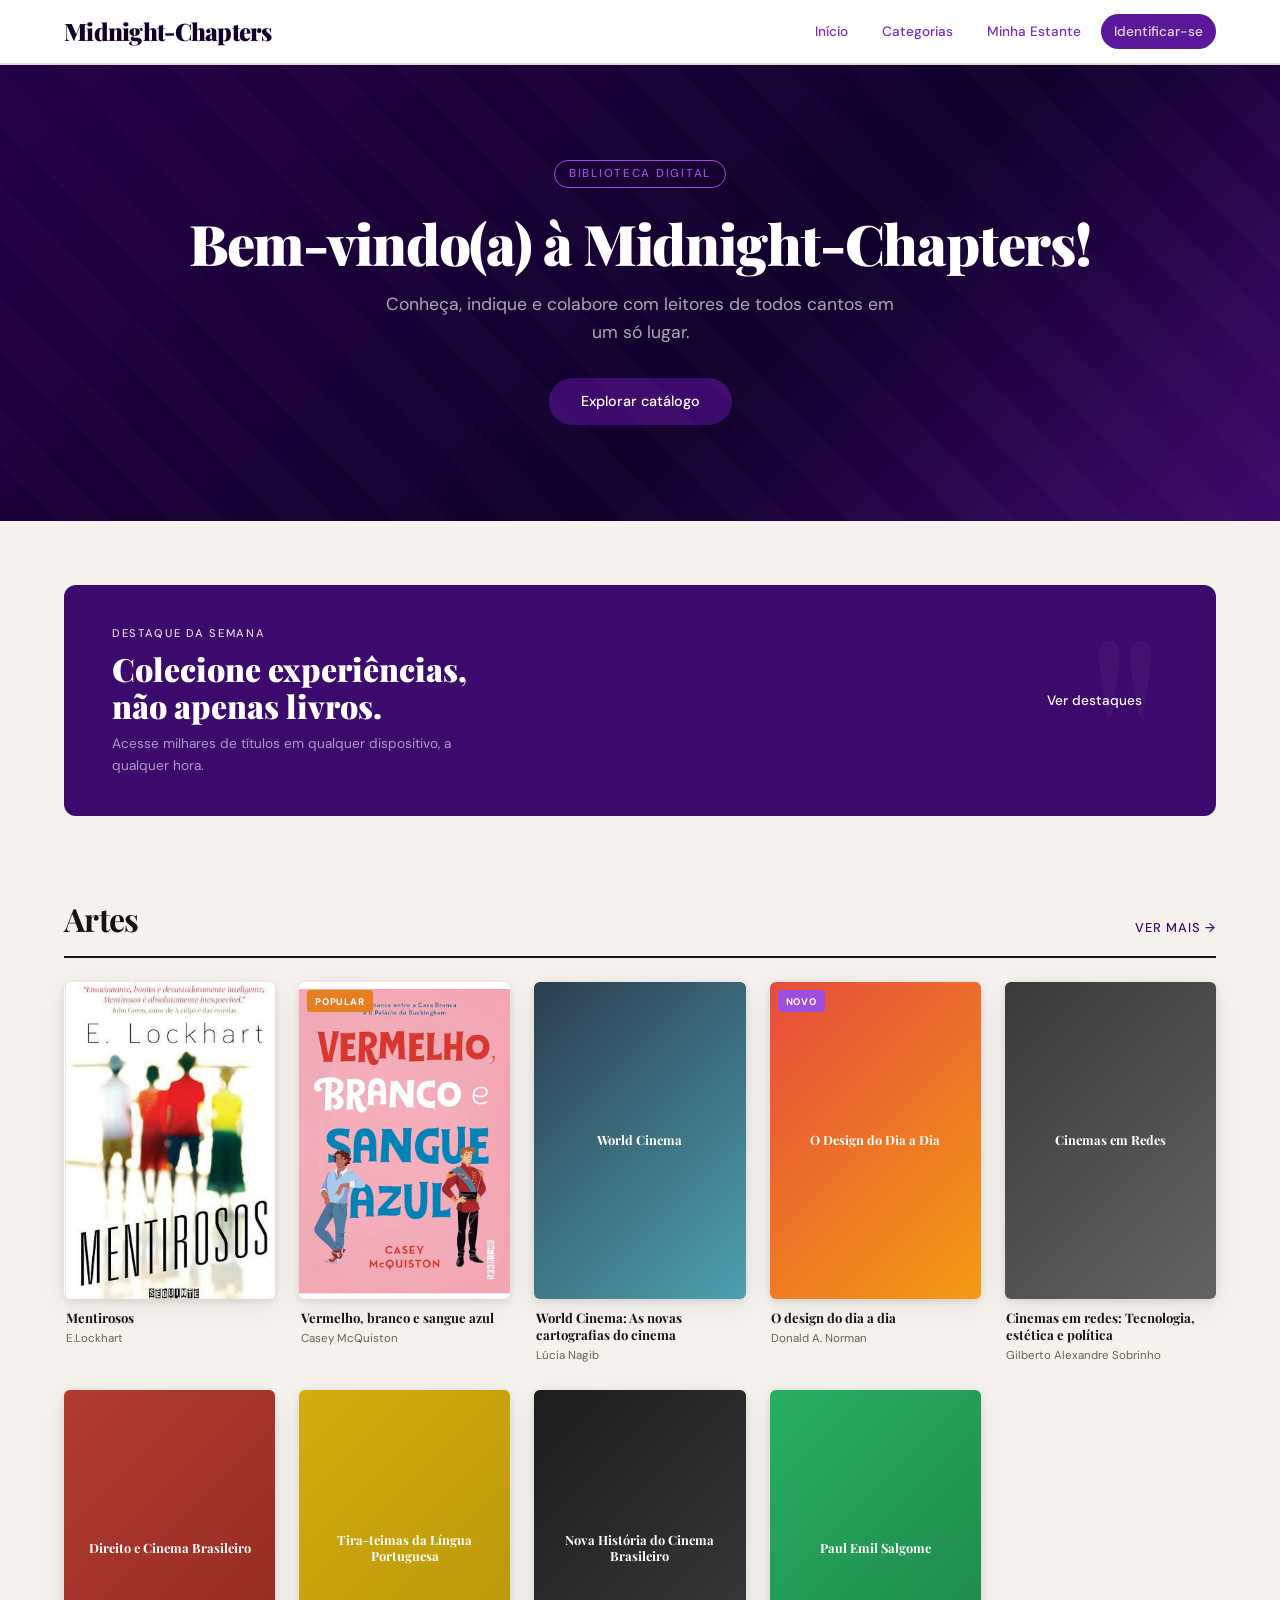
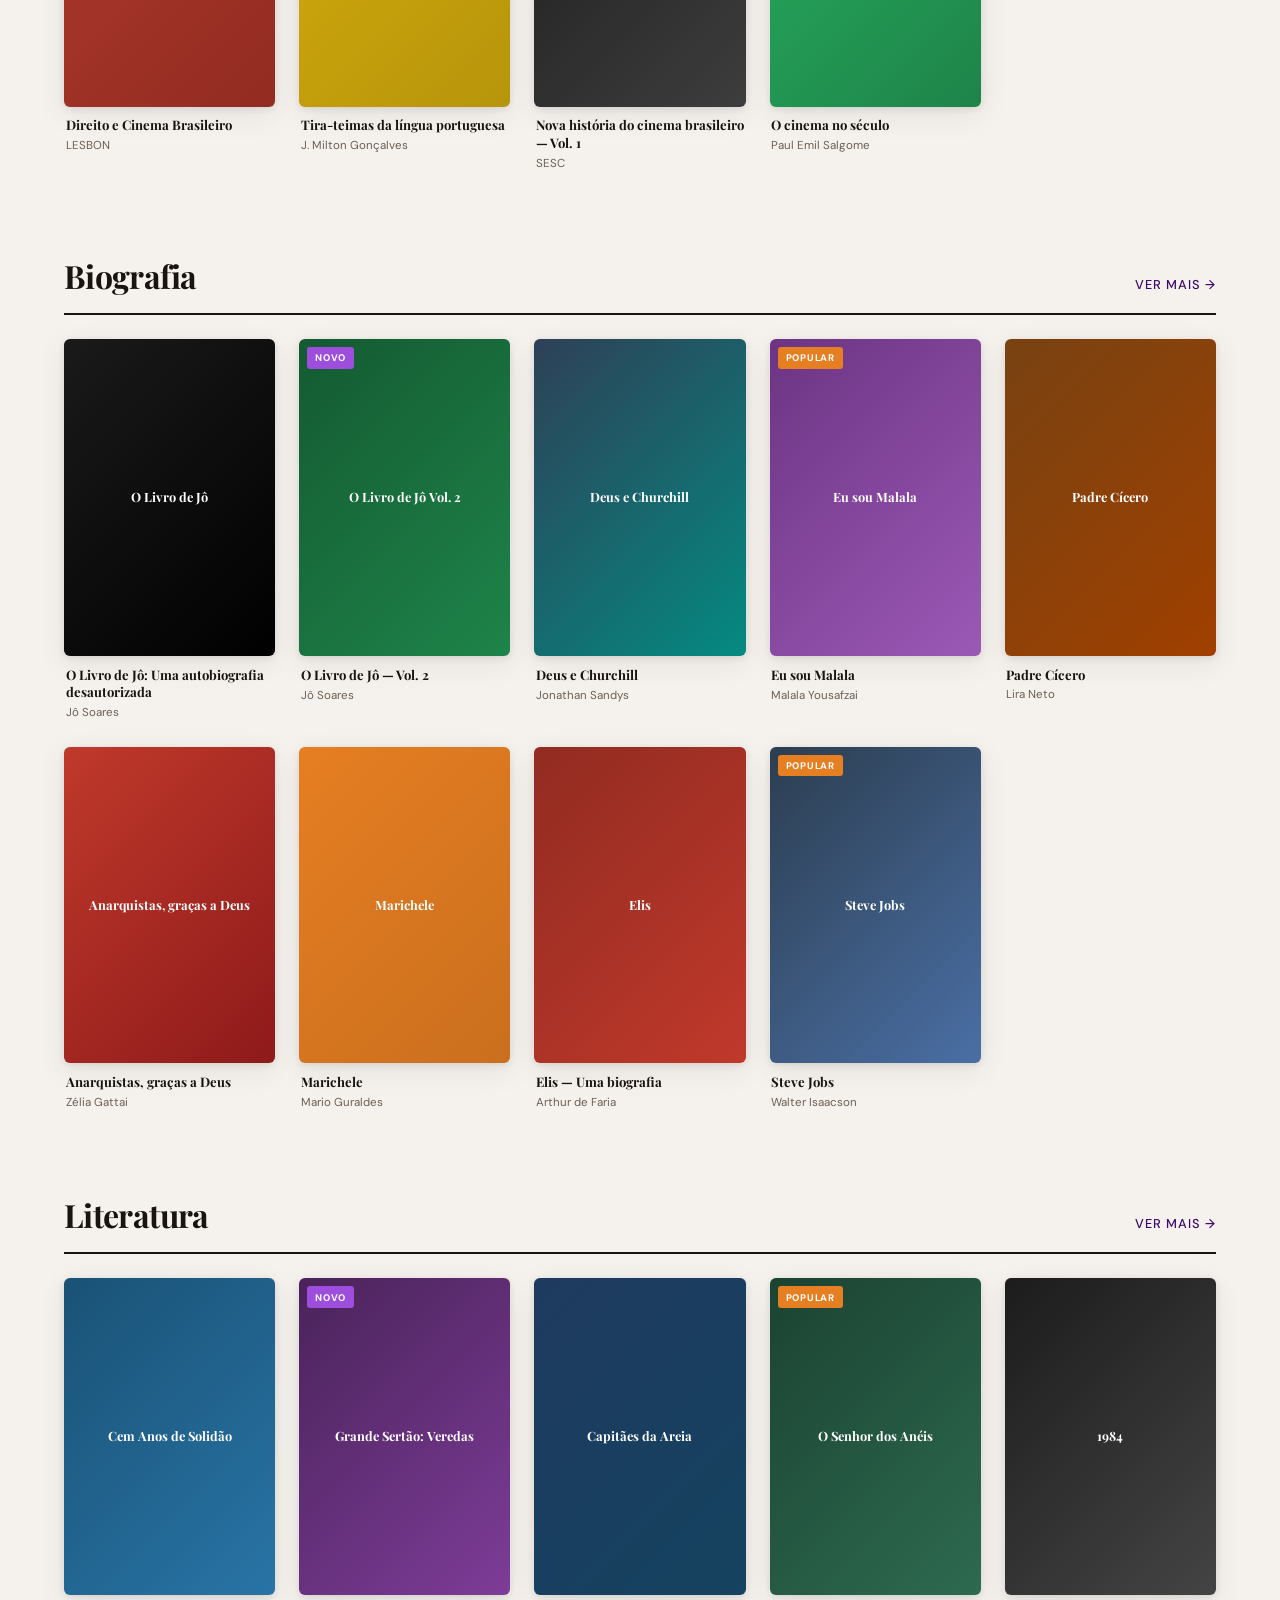
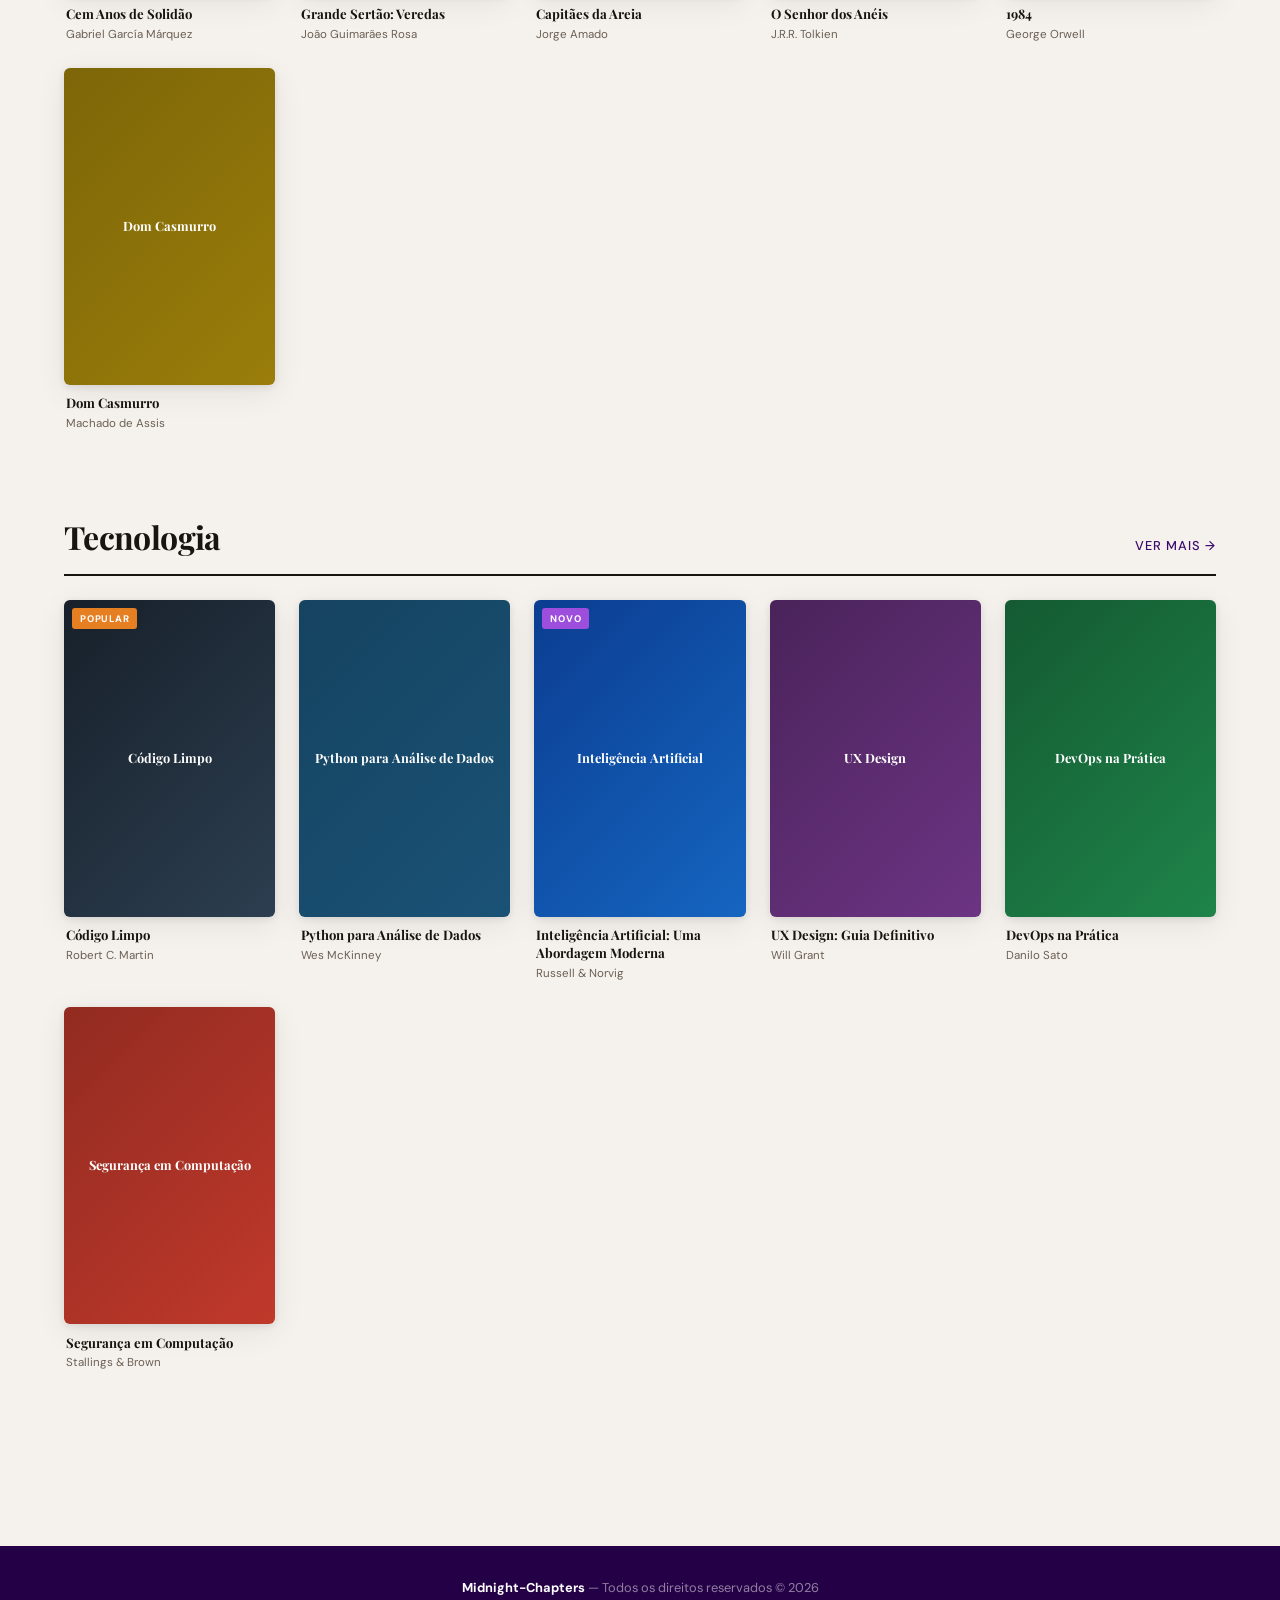
<file: index.html>
<!DOCTYPE html>
<html lang="pt-BR">
<head>
  <meta charset="UTF-8" />
  <meta name="viewport" content="width=device-width, initial-scale=1.0"/>
  <link rel="preconnect" href="https://fonts.googleapis.com">
  <link href="https://fonts.googleapis.com/css2?family=Playfair+Display:wght@400;700;900&family=DM+Sans:wght@300;400;500&display=swap" rel="stylesheet">
  <link rel="stylesheet" href="estilos/style.css">
  <link rel="shortcut icon" href="favicom/favicomPrincipal.jpeg" type="image/x-icon">
  <title>Midnight-Chapters</title>
</head>
<body>

<!-- HEADER -->
<header>
  <a class="logo" href="#">Midnight-Chapters</a>
  <nav>
    <a href="index.html" class="nav-hide">Início</a>
    <a href="categorias/categorias.html" class="nav-hide">Categorias</a>
    <a href="#" class="nav-hide">Minha Estante</a>
    <a href="identificador/cadastrar.html" class="nav-cta">Identificar-se</a>
  </nav>
</header>

<!-- HERO -->
<section class="hero">
  <div class="hero-tag">Biblioteca Digital</div>
  <h1>Bem-vindo(a) à Midnight-Chapters!</h1>
  <p>Conheça, indique e colabore com leitores de todos cantos em um só lugar.</p>
  <a href="#catalogo" class="hero-btn">Explorar catálogo</a>
</section>

<!-- FEATURED STRIP -->
<main id="catalogo">
  <div class="featured-strip">
    <div class="featured-strip-text">
      <div class="featured-strip-tag">Destaque da semana</div>
      <h2>Colecione experiências,<br>não apenas livros.</h2>
      <p>Acesse milhares de títulos em qualquer dispositivo, a qualquer hora.</p>
    </div>
    <a href="#" class="featured-strip-cta">Ver destaques</a>
  </div>

  <!-- ARTES -->
  <section class="section" id="artes">
    <div class="section-header">
      <h2 class="section-title">Artes</h2>
      <a href="#" class="section-link">Ver mais →</a>
    </div>
    <div class="book-grid">

      <a class="book-card" href="livros/mentirososPG.html" title="Uma história do samba: As origens">
        <div class="book-cover-wrap">
          <img src="imagens/mentirosos-300.png" alt="mentirosos">
          <div class="book-overlay"><span class="book-overlay-btn">Ver livro</span></div>
        </div>
        <div class="book-info">
          <div class="book-title">Mentirosos</div>
          <div class="book-author">E.Lockhart</div>
        </div>
      </a>

      <a class="book-card" href="livro-dylan.html" title="Letras (1961–1974) Edição bilíngue">
        <div class="book-cover-wrap">
          <span class="book-badge badge-hot">Popular</span>
          <img src="imagens/Vermelho-300.png" alt="Vermelho">
          <div class="book-overlay"><span class="book-overlay-btn">Ver livro</span></div>
        </div>
        <div class="book-info">
          <div class="book-title">Vermelho, branco e sangue azul</div>
          <div class="book-author">Casey McQuiston</div>
        </div>
      </a>

      <a class="book-card" href="livro-world-cinema.html" title="World Cinema: As novas cartografias do cinema">
        <div class="book-cover-wrap">
          <div class="book-cover-placeholder" style="background:linear-gradient(135deg,#2c3e50,#4ca1af);">World Cinema</div>
          <div class="book-overlay"><span class="book-overlay-btn">Ver livro</span></div>
        </div>
        <div class="book-info">
          <div class="book-title">World Cinema: As novas cartografias do cinema</div>
          <div class="book-author">Lúcia Nagib</div>
        </div>
      </a>

      <a class="book-card" href="livro-design.html" title="O Design do dia a dia">
        <div class="book-cover-wrap">
          <span class="book-badge badge-new">Novo</span>
          <div class="book-cover-placeholder" style="background:linear-gradient(135deg,#e74c3c,#f39c12);">O Design do Dia a Dia</div>
          <div class="book-overlay"><span class="book-overlay-btn">Ver livro</span></div>
        </div>
        <div class="book-info">
          <div class="book-title">O design do dia a dia</div>
          <div class="book-author">Donald A. Norman</div>
        </div>
      </a>

      <a class="book-card" href="livro-cinemas-redes.html" title="Cinemas em redes: Tecnologia, estética e política">
        <div class="book-cover-wrap">
          <div class="book-cover-placeholder" style="background:linear-gradient(135deg,#3a3a3a,#636363);">Cinemas em Redes</div>
          <div class="book-overlay"><span class="book-overlay-btn">Ver livro</span></div>
        </div>
        <div class="book-info">
          <div class="book-title">Cinemas em redes: Tecnologia, estética e política</div>
          <div class="book-author">Gilberto Alexandre Sobrinho</div>
        </div>
      </a>

      <a class="book-card" href="livro-direito-cinema.html" title="Direito e Cinema Brasileiro">
        <div class="book-cover-wrap">
          <div class="book-cover-placeholder" style="background:linear-gradient(135deg,#b03a2e,#922b21);">Direito e Cinema Brasileiro</div>
          <div class="book-overlay"><span class="book-overlay-btn">Ver livro</span></div>
        </div>
        <div class="book-info">
          <div class="book-title">Direito e Cinema Brasileiro</div>
          <div class="book-author">LESBON</div>
        </div>
      </a>

      <a class="book-card" href="livro-portuguesa.html" title="Tira-teimas da língua portuguesa">
        <div class="book-cover-wrap">
          <div class="book-cover-placeholder" style="background:linear-gradient(135deg,#d4ac0d,#b7950b);">Tira-teimas da Língua Portuguesa</div>
          <div class="book-overlay"><span class="book-overlay-btn">Ver livro</span></div>
        </div>
        <div class="book-info">
          <div class="book-title">Tira-teimas da língua portuguesa</div>
          <div class="book-author">J. Milton Gonçalves</div>
        </div>
      </a>

      <a class="book-card" href="livro-cinema-brasileiro.html" title="Nova história do cinema brasileiro">
        <div class="book-cover-wrap">
          <div class="book-cover-placeholder" style="background:linear-gradient(135deg,#1c1c1c,#3d3d3d);">Nova História do Cinema Brasileiro</div>
          <div class="book-overlay"><span class="book-overlay-btn">Ver livro</span></div>
        </div>
        <div class="book-info">
          <div class="book-title">Nova história do cinema brasileiro — Vol. 1</div>
          <div class="book-author">SESC</div>
        </div>
      </a>

      <a class="book-card" href="livro-paul-emily.html" title="O cinema no século">
        <div class="book-cover-wrap">
          <div class="book-cover-placeholder" style="background:linear-gradient(135deg,#27ae60,#1e8449);">Paul Emil Salgome</div>
          <div class="book-overlay"><span class="book-overlay-btn">Ver livro</span></div>
        </div>
        <div class="book-info">
          <div class="book-title">O cinema no século</div>
          <div class="book-author">Paul Emil Salgome</div>
        </div>
      </a>

    </div>
  </section>

  <!-- BIOGRAFIA -->
  <section class="section" id="biografia">
    <div class="section-header">
      <h2 class="section-title">Biografia</h2>
      <a href="#" class="section-link">Ver mais →</a>
    </div>
    <div class="book-grid">

      <a class="book-card" href="livro-jo-soares.html" title="O Livro de Jô">
        <div class="book-cover-wrap">
          <div class="book-cover-placeholder" style="background:linear-gradient(135deg,#1a1a1a,#000);">O Livro de Jô</div>
          <div class="book-overlay"><span class="book-overlay-btn">Ver livro</span></div>
        </div>
        <div class="book-info">
          <div class="book-title">O Livro de Jô: Uma autobiografia desautorizada</div>
          <div class="book-author">Jô Soares</div>
        </div>
      </a>

      <a class="book-card" href="livro-jo-soares-2.html" title="O Livro de Jô — Vol. 2">
        <div class="book-cover-wrap">
          <span class="book-badge badge-new">Novo</span>
          <div class="book-cover-placeholder" style="background:linear-gradient(135deg,#145a32,#1e8449);">O Livro de Jô Vol. 2</div>
          <div class="book-overlay"><span class="book-overlay-btn">Ver livro</span></div>
        </div>
        <div class="book-info">
          <div class="book-title">O Livro de Jô — Vol. 2</div>
          <div class="book-author">Jô Soares</div>
        </div>
      </a>

      <a class="book-card" href="livro-churchill.html" title="Deus e Churchill">
        <div class="book-cover-wrap">
          <div class="book-cover-placeholder" style="background:linear-gradient(135deg,#2e4057,#048a81);">Deus e Churchill</div>
          <div class="book-overlay"><span class="book-overlay-btn">Ver livro</span></div>
        </div>
        <div class="book-info">
          <div class="book-title">Deus e Churchill</div>
          <div class="book-author">Jonathan Sandys</div>
        </div>
      </a>

      <a class="book-card" href="livro-malala.html" title="Eu sou Malala">
        <div class="book-cover-wrap">
          <span class="book-badge badge-hot">Popular</span>
          <div class="book-cover-placeholder" style="background:linear-gradient(135deg,#6c3483,#9b59b6);">Eu sou Malala</div>
          <div class="book-overlay"><span class="book-overlay-btn">Ver livro</span></div>
        </div>
        <div class="book-info">
          <div class="book-title">Eu sou Malala</div>
          <div class="book-author">Malala Yousafzai</div>
        </div>
      </a>

      <a class="book-card" href="livro-padre-cicero.html" title="Padre Cícero">
        <div class="book-cover-wrap">
          <div class="book-cover-placeholder" style="background:linear-gradient(135deg,#784212,#a04000);">Padre Cícero</div>
          <div class="book-overlay"><span class="book-overlay-btn">Ver livro</span></div>
        </div>
        <div class="book-info">
          <div class="book-title">Padre Cícero</div>
          <div class="book-author">Lira Neto</div>
        </div>
      </a>

      <a class="book-card" href="livro-zelia.html" title="Anarquistas, graças a Deus">
        <div class="book-cover-wrap">
          <div class="book-cover-placeholder" style="background:linear-gradient(135deg,#c0392b,#8e1a1a);">Anarquistas, graças a Deus</div>
          <div class="book-overlay"><span class="book-overlay-btn">Ver livro</span></div>
        </div>
        <div class="book-info">
          <div class="book-title">Anarquistas, graças a Deus</div>
          <div class="book-author">Zélia Gattai</div>
        </div>
      </a>

      <a class="book-card" href="livro-marichele.html" title="Marichele">
        <div class="book-cover-wrap">
          <div class="book-cover-placeholder" style="background:linear-gradient(135deg,#e67e22,#ca6f1e);">Marichele</div>
          <div class="book-overlay"><span class="book-overlay-btn">Ver livro</span></div>
        </div>
        <div class="book-info">
          <div class="book-title">Marichele</div>
          <div class="book-author">Mario Guraldes</div>
        </div>
      </a>

      <a class="book-card" href="livro-elis.html" title="Elis — Uma biografia">
        <div class="book-cover-wrap">
          <div class="book-cover-placeholder" style="background:linear-gradient(135deg,#922b21,#c0392b);">Elis</div>
          <div class="book-overlay"><span class="book-overlay-btn">Ver livro</span></div>
        </div>
        <div class="book-info">
          <div class="book-title">Elis — Uma biografia</div>
          <div class="book-author">Arthur de Faria</div>
        </div>
      </a>

      <a class="book-card" href="livro-steve-jobs.html" title="Steve Jobs">
        <div class="book-cover-wrap">
          <span class="book-badge badge-hot">Popular</span>
          <div class="book-cover-placeholder" style="background:linear-gradient(135deg,#2c3e50,#4a6fa5);">Steve Jobs</div>
          <div class="book-overlay"><span class="book-overlay-btn">Ver livro</span></div>
        </div>
        <div class="book-info">
          <div class="book-title">Steve Jobs</div>
          <div class="book-author">Walter Isaacson</div>
        </div>
      </a>

    </div>
  </section>

  <!-- LITERATURA -->
  <section class="section" id="literatura">
    <div class="section-header">
      <h2 class="section-title">Literatura</h2>
      <a href="#" class="section-link">Ver mais →</a>
    </div>
    <div class="book-grid">

      <a class="book-card" href="livro-cem-anos.html" title="Cem Anos de Solidão">
        <div class="book-cover-wrap">
          <div class="book-cover-placeholder" style="background:linear-gradient(135deg,#1a5276,#2874a6);">Cem Anos de Solidão</div>
          <div class="book-overlay"><span class="book-overlay-btn">Ver livro</span></div>
        </div>
        <div class="book-info">
          <div class="book-title">Cem Anos de Solidão</div>
          <div class="book-author">Gabriel García Márquez</div>
        </div>
      </a>

      <a class="book-card" href="livro-grande-sertao.html" title="Grande Sertão: Veredas">
        <div class="book-cover-wrap">
          <span class="book-badge badge-new">Novo</span>
          <div class="book-cover-placeholder" style="background:linear-gradient(135deg,#4a235a,#7d3c98);">Grande Sertão: Veredas</div>
          <div class="book-overlay"><span class="book-overlay-btn">Ver livro</span></div>
        </div>
        <div class="book-info">
          <div class="book-title">Grande Sertão: Veredas</div>
          <div class="book-author">João Guimarães Rosa</div>
        </div>
      </a>

      <a class="book-card" href="livro-capitaes-areia.html" title="Capitães da Areia">
        <div class="book-cover-wrap">
          <div class="book-cover-placeholder" style="background:linear-gradient(135deg,#1e3a5f,#154360);">Capitães da Areia</div>
          <div class="book-overlay"><span class="book-overlay-btn">Ver livro</span></div>
        </div>
        <div class="book-info">
          <div class="book-title">Capitães da Areia</div>
          <div class="book-author">Jorge Amado</div>
        </div>
      </a>

      <a class="book-card" href="livro-senhor-aneis.html" title="O Senhor dos Anéis">
        <div class="book-cover-wrap">
          <span class="book-badge badge-hot">Popular</span>
          <div class="book-cover-placeholder" style="background:linear-gradient(135deg,#1b4332,#2d6a4f);">O Senhor dos Anéis</div>
          <div class="book-overlay"><span class="book-overlay-btn">Ver livro</span></div>
        </div>
        <div class="book-info">
          <div class="book-title">O Senhor dos Anéis</div>
          <div class="book-author">J.R.R. Tolkien</div>
        </div>
      </a>

      <a class="book-card" href="livro-1984.html" title="1984">
        <div class="book-cover-wrap">
          <div class="book-cover-placeholder" style="background:linear-gradient(135deg,#1c1c1c,#444);">1984</div>
          <div class="book-overlay"><span class="book-overlay-btn">Ver livro</span></div>
        </div>
        <div class="book-info">
          <div class="book-title">1984</div>
          <div class="book-author">George Orwell</div>
        </div>
      </a>

      <a class="book-card" href="livro-dom-casmurro.html" title="Dom Casmurro">
        <div class="book-cover-wrap">
          <div class="book-cover-placeholder" style="background:linear-gradient(135deg,#7d6608,#9a7d0a);">Dom Casmurro</div>
          <div class="book-overlay"><span class="book-overlay-btn">Ver livro</span></div>
        </div>
        <div class="book-info">
          <div class="book-title">Dom Casmurro</div>
          <div class="book-author">Machado de Assis</div>
        </div>
      </a>

    </div>
  </section>

  <!-- TECNOLOGIA -->
  <section class="section" id="tecnologia">
    <div class="section-header">
      <h2 class="section-title">Tecnologia</h2>
      <a href="#" class="section-link">Ver mais →</a>
    </div>
    <div class="book-grid">

      <a class="book-card" href="livro-clean-code.html" title="Código Limpo">
        <div class="book-cover-wrap">
          <span class="book-badge badge-hot">Popular</span>
          <div class="book-cover-placeholder" style="background:linear-gradient(135deg,#17202a,#2c3e50);">Código Limpo</div>
          <div class="book-overlay"><span class="book-overlay-btn">Ver livro</span></div>
        </div>
        <div class="book-info">
          <div class="book-title">Código Limpo</div>
          <div class="book-author">Robert C. Martin</div>
        </div>
      </a>

      <a class="book-card" href="livro-python.html" title="Python para Análise de Dados">
        <div class="book-cover-wrap">
          <div class="book-cover-placeholder" style="background:linear-gradient(135deg,#154360,#1a5276);">Python para Análise de Dados</div>
          <div class="book-overlay"><span class="book-overlay-btn">Ver livro</span></div>
        </div>
        <div class="book-info">
          <div class="book-title">Python para Análise de Dados</div>
          <div class="book-author">Wes McKinney</div>
        </div>
      </a>

      <a class="book-card" href="livro-ia.html" title="Inteligência Artificial">
        <div class="book-cover-wrap">
          <span class="book-badge badge-new">Novo</span>
          <div class="book-cover-placeholder" style="background:linear-gradient(135deg,#0b3d91,#1565c0);">Inteligência Artificial</div>
          <div class="book-overlay"><span class="book-overlay-btn">Ver livro</span></div>
        </div>
        <div class="book-info">
          <div class="book-title">Inteligência Artificial: Uma Abordagem Moderna</div>
          <div class="book-author">Russell & Norvig</div>
        </div>
      </a>

      <a class="book-card" href="livro-ux.html" title="UX Design">
        <div class="book-cover-wrap">
          <div class="book-cover-placeholder" style="background:linear-gradient(135deg,#4a235a,#6c3483);">UX Design</div>
          <div class="book-overlay"><span class="book-overlay-btn">Ver livro</span></div>
        </div>
        <div class="book-info">
          <div class="book-title">UX Design: Guia Definitivo</div>
          <div class="book-author">Will Grant</div>
        </div>
      </a>

      <a class="book-card" href="livro-devops.html" title="DevOps na Prática">
        <div class="book-cover-wrap">
          <div class="book-cover-placeholder" style="background:linear-gradient(135deg,#145a32,#1e8449);">DevOps na Prática</div>
          <div class="book-overlay"><span class="book-overlay-btn">Ver livro</span></div>
        </div>
        <div class="book-info">
          <div class="book-title">DevOps na Prática</div>
          <div class="book-author">Danilo Sato</div>
        </div>
      </a>

      <a class="book-card" href="livro-seguranca.html" title="Segurança em Computação">
        <div class="book-cover-wrap">
          <div class="book-cover-placeholder" style="background:linear-gradient(135deg,#922b21,#c0392b);">Segurança em Computação</div>
          <div class="book-overlay"><span class="book-overlay-btn">Ver livro</span></div>
        </div>
        <div class="book-info">
          <div class="book-title">Segurança em Computação</div>
          <div class="book-author">Stallings & Brown</div>
        </div>
      </a>

    </div>
  </section>

</main>

<footer>
  <p><strong>Midnight-Chapters</strong> — Todos os direitos reservados &copy; 2026</p>
</footer>

</body>
</html>
</file>
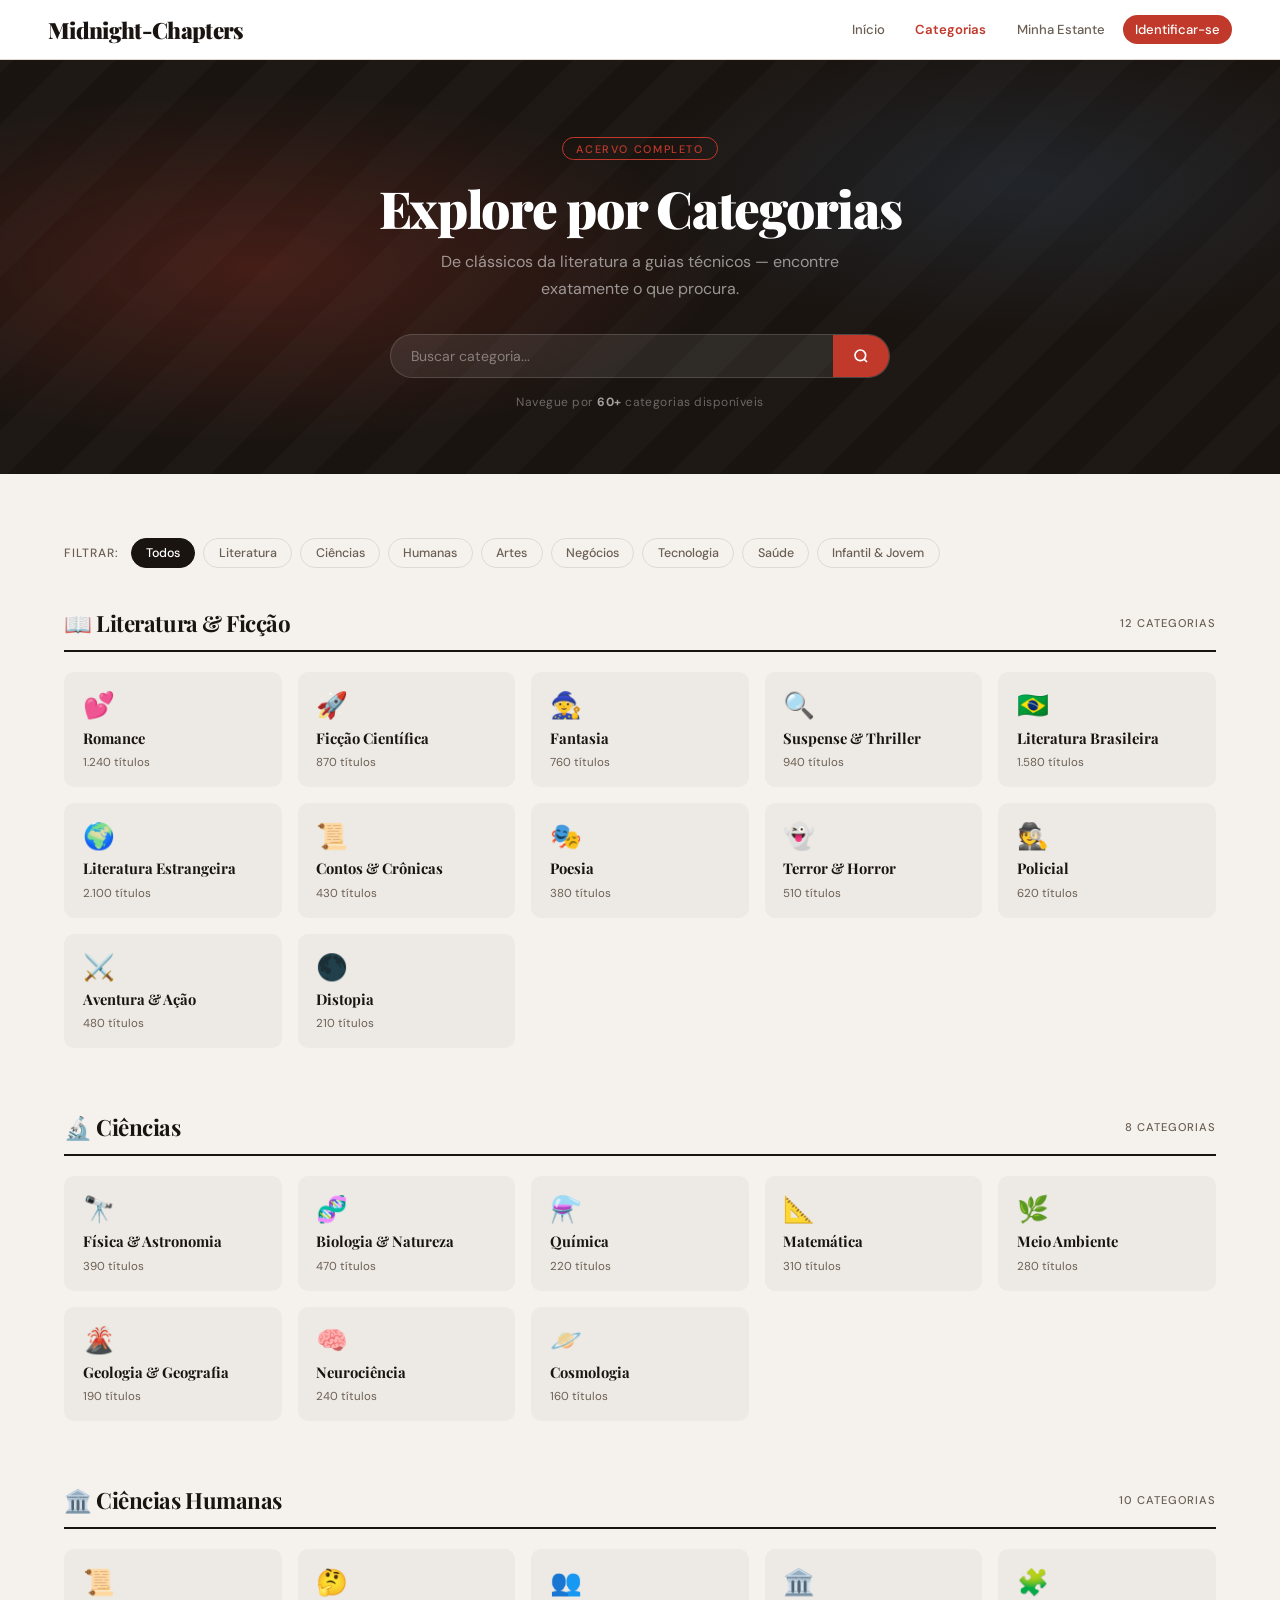
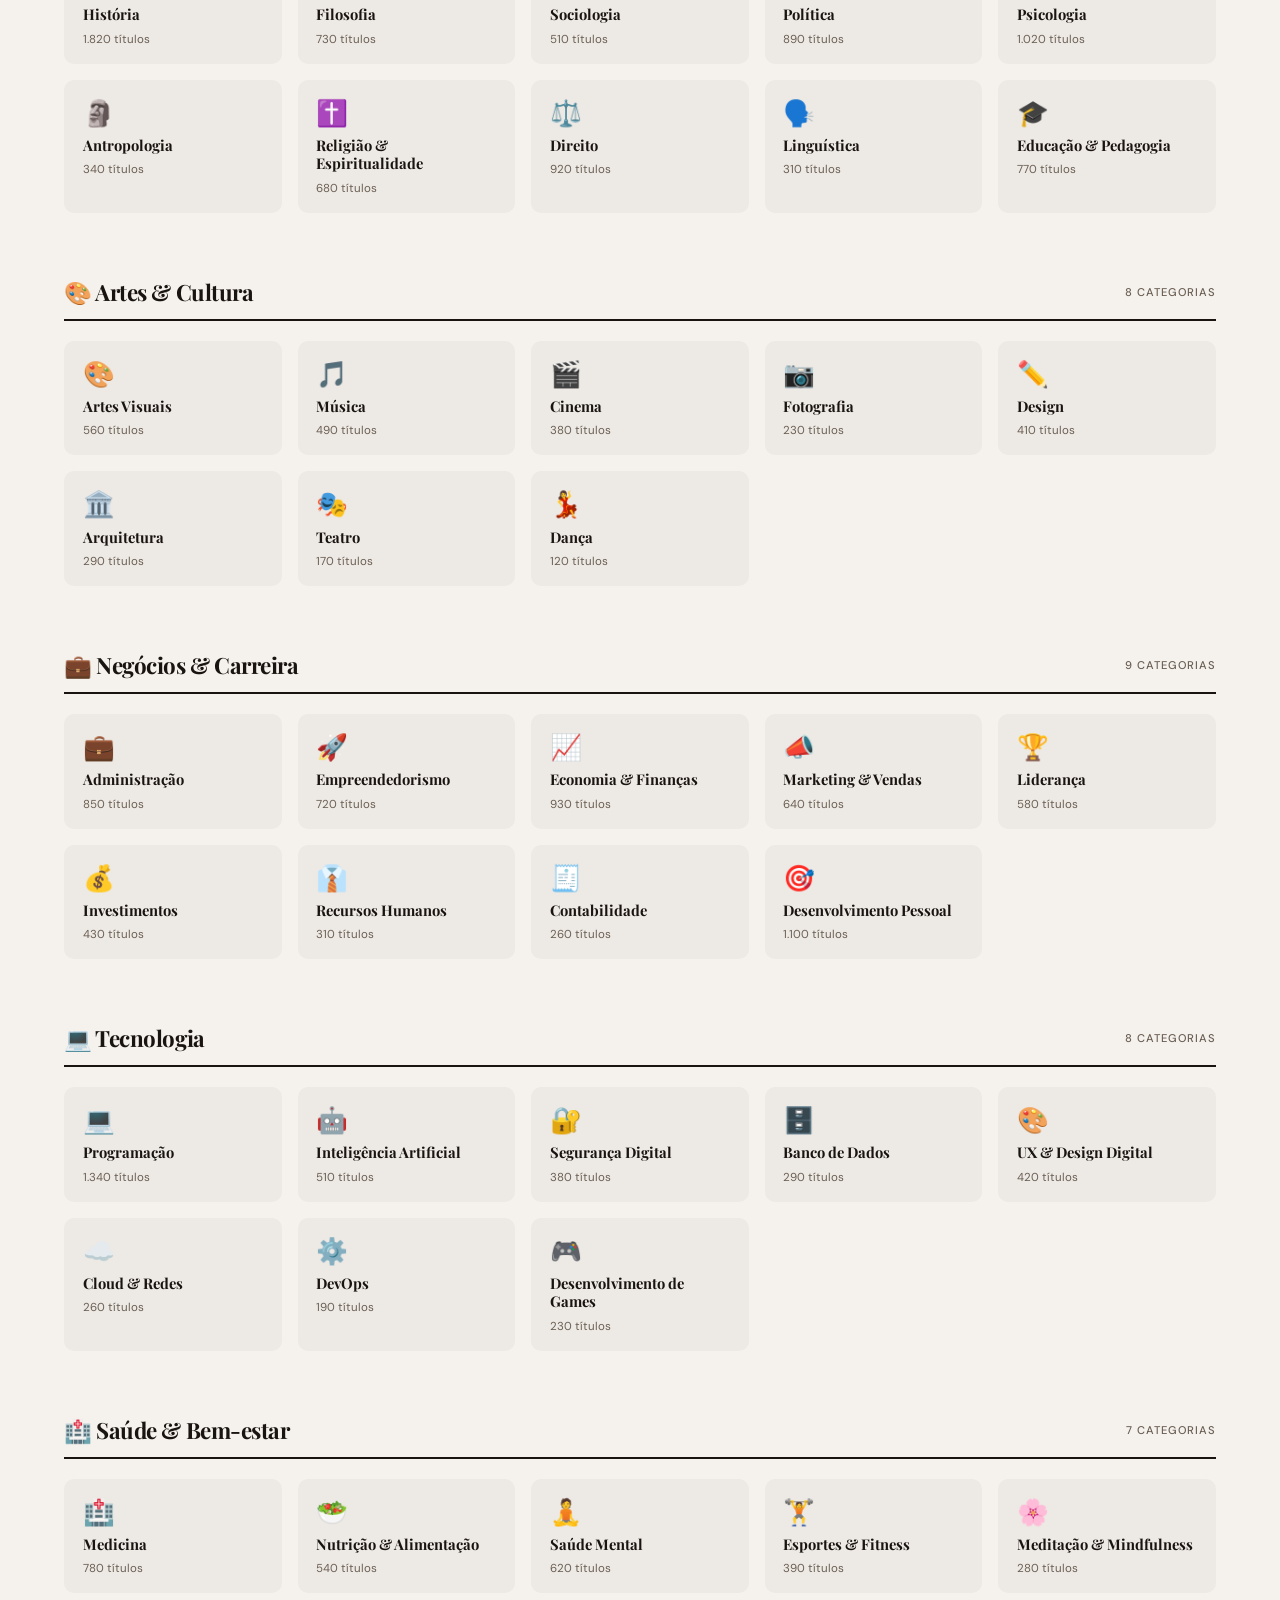
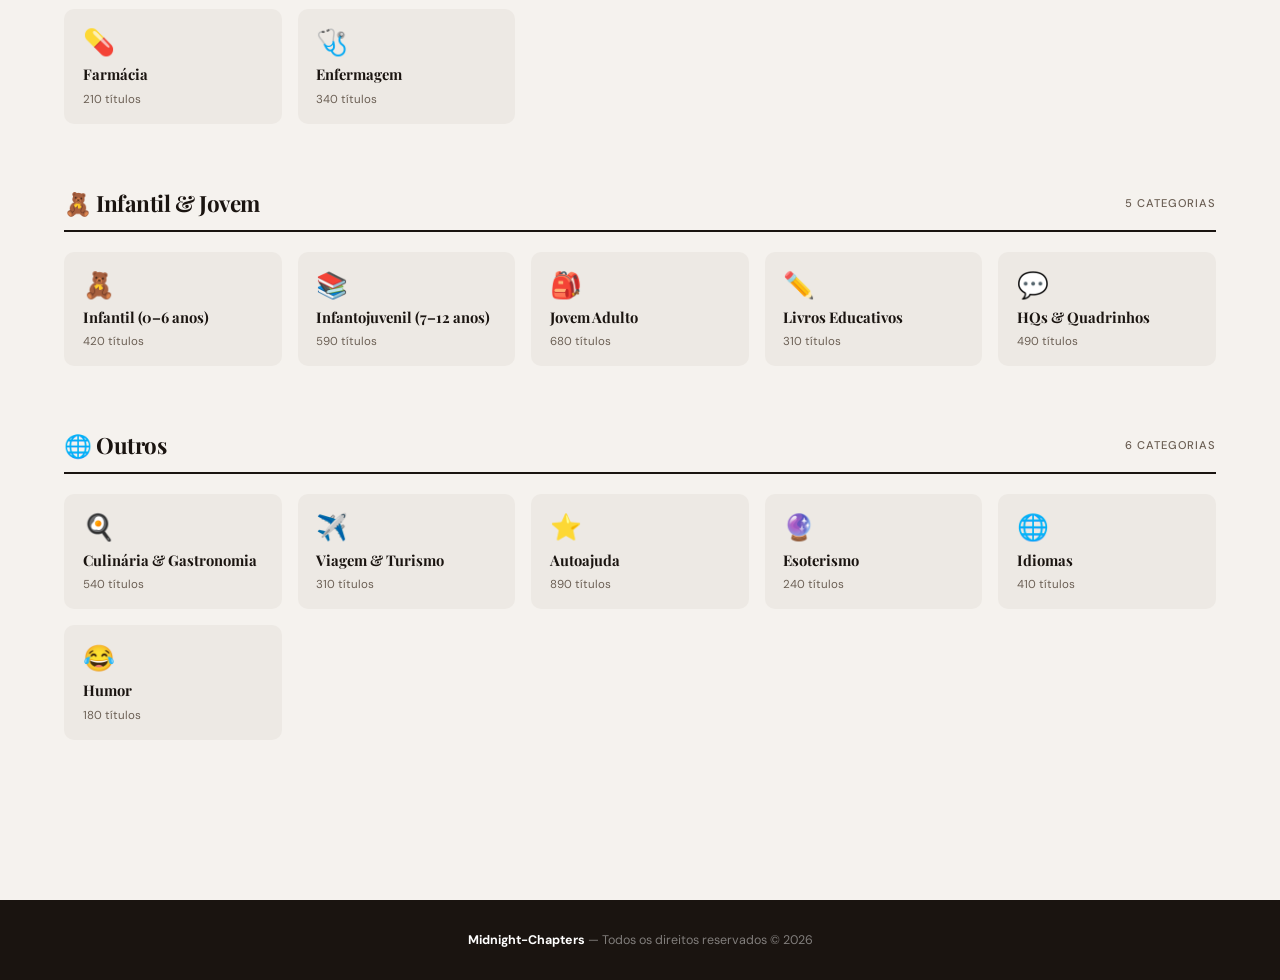
<file: categorias/categorias.html>
<!DOCTYPE html>
<html lang="pt-BR">
<head>
  <meta charset="UTF-8"/>
  <meta name="viewport" content="width=device-width, initial-scale=1.0"/>
  <title>Categorias — BSP Digital</title>
  <link rel="preconnect" href="https://fonts.googleapis.com">
  <link href="https://fonts.googleapis.com/css2?family=Playfair+Display:wght@400;700;900&family=DM+Sans:wght@300;400;500&display=swap" rel="stylesheet">
  <style>
    *, *::before, *::after { box-sizing: border-box; margin: 0; padding: 0; }

    :root {
      --bg:        #f5f2ee;
      --surface:   #f5f2ee;
      --ink:       #1a1410;
      --ink-muted: #6b5f54;
      --accent:    #c0392b;
      --accent-dk: #96281b;
      --border:    #e0d9d2;
      --card-bg:   #ede9e4;
      --font-d:    'Playfair Display', Georgia, serif;
      --font-b:    'DM Sans', sans-serif;
      --radius:    10px;
      --transition: .22s cubic-bezier(.4,0,.2,1);
    }

    html { scroll-behavior: smooth; }
    body {
      font-family: var(--font-b);
      background: var(--bg);
      color: var(--ink);
      min-height: 100vh;
    }

    /* ── HEADER ── */
    header {
      background: #fff;
      border-bottom: 1px solid var(--border);
      height: 60px;
      display: flex;
      align-items: center;
      padding: 0 clamp(1rem,5vw,3rem);
      justify-content: space-between;
      position: sticky;
      top: 0;
      z-index: 100;
    }
    .logo {
      font-family: var(--font-d);
      font-size: 1.4rem;
      font-weight: 900;
      color: var(--ink);
      text-decoration: none;
      letter-spacing: -.03em;
    }
    .logo span { color: var(--accent); }
    nav { display: flex; gap: .4rem; align-items: center; }
    nav a {
      font-size: .82rem;
      font-weight: 500;
      color: var(--ink-muted);
      text-decoration: none;
      padding: .38rem .75rem;
      border-radius: 999px;
      transition: background var(--transition), color var(--transition);
    }
    nav a:hover { background: var(--card-bg); color: var(--ink); }
    nav a.active { color: var(--accent); font-weight: 600; }
    .nav-cta {
      background: var(--accent) !important;
      color: #fff !important;
    }
    .nav-cta:hover { background: var(--accent-dk) !important; }

    /* ── HERO ── */
    .hero {
      background: var(--ink);
      padding: clamp(2.5rem,6vw,5rem) clamp(1rem,5vw,4rem) clamp(2rem,5vw,4rem);
      position: relative;
      overflow: hidden;
      text-align: center;
    }
    .hero::before {
      content: '';
      position: absolute;
      inset: 0;
      background: repeating-linear-gradient(
        -45deg,
        transparent, transparent 36px,
        rgba(255,255,255,.018) 36px, rgba(255,255,255,.018) 72px
      );
    }
    .hero::after {
      content: '';
      position: absolute;
      inset: 0;
      background:
        radial-gradient(ellipse 60% 70% at 20% 50%, rgba(192,57,43,.25) 0%, transparent 60%),
        radial-gradient(ellipse 50% 60% at 80% 30%, rgba(44,62,80,.4) 0%, transparent 60%);
    }
    .hero-inner { position: relative; z-index: 2; }
    .hero-tag {
      display: inline-block;
      font-size: .68rem;
      font-weight: 500;
      letter-spacing: .15em;
      text-transform: uppercase;
      color: var(--accent);
      border: 1px solid var(--accent);
      padding: .22rem .85rem;
      border-radius: 999px;
      margin-bottom: 1.2rem;
    }
    .hero h1 {
      font-family: var(--font-d);
      font-size: clamp(2rem,5vw,3.2rem);
      font-weight: 900;
      color: #fff;
      letter-spacing: -.025em;
      line-height: 1.1;
      margin-bottom: .75rem;
    }
    .hero p {
      font-size: clamp(.88rem,2vw,1rem);
      color: rgba(255,255,255,.55);
      max-width: 480px;
      margin: 0 auto 2rem;
      line-height: 1.7;
    }

    /* Search bar */
    .search-wrap {
      display: flex;
      max-width: 500px;
      margin: 0 auto;
      background: rgba(255,255,255,.08);
      border: 1.5px solid rgba(255,255,255,.15);
      border-radius: 999px;
      overflow: hidden;
      transition: border-color var(--transition), box-shadow var(--transition);
    }
    .search-wrap:focus-within {
      border-color: var(--accent);
      box-shadow: 0 0 0 3px rgba(192,57,43,.2);
    }
    .search-wrap input {
      flex: 1;
      background: none;
      border: none;
      outline: none;
      padding: .75rem 1.25rem;
      font-family: var(--font-b);
      font-size: .88rem;
      color: #fff;
    }
    .search-wrap input::placeholder { color: rgba(255,255,255,.4); }
    .search-wrap button {
      background: var(--accent);
      border: none;
      cursor: pointer;
      padding: 0 1.25rem;
      color: #fff;
      display: flex;
      align-items: center;
      transition: background var(--transition);
    }
    .search-wrap button:hover { background: var(--accent-dk); }

    /* Count badge */
    .hero-count {
      font-size: .75rem;
      color: rgba(255,255,255,.35);
      margin-top: 1rem;
      letter-spacing: .04em;
    }
    .hero-count strong { color: rgba(255,255,255,.6); }

    /* ── MAIN ── */
    main {
      max-width: 1400px;
      margin: 0 auto;
      padding: clamp(2rem,5vw,4rem) clamp(1rem,5vw,4rem);
    }

    /* ── FILTER BAR ── */
    .filter-bar {
      display: flex;
      align-items: center;
      gap: .5rem;
      margin-bottom: 2.5rem;
      flex-wrap: wrap;
    }
    .filter-label {
      font-size: .75rem;
      font-weight: 500;
      letter-spacing: .08em;
      text-transform: uppercase;
      color: var(--ink-muted);
      margin-right: .25rem;
    }
    .filter-btn {
      background: none;
      border: 1.5px solid var(--border);
      border-radius: 999px;
      padding: .38rem .9rem;
      font-family: var(--font-b);
      font-size: .78rem;
      font-weight: 500;
      color: var(--ink-muted);
      cursor: pointer;
      transition: all var(--transition);
    }
    .filter-btn:hover { border-color: var(--ink); color: var(--ink); }
    .filter-btn.active { background: var(--ink); border-color: var(--ink); color: #fff; }

    /* ── SECTION ANCHOR ── */
    .section-group { margin-bottom: clamp(2.5rem,5vw,4rem); }
    .section-group-title {
      font-family: var(--font-d);
      font-size: clamp(1.1rem,2.5vw,1.4rem);
      font-weight: 700;
      letter-spacing: -.02em;
      color: var(--ink);
      margin-bottom: 1.25rem;
      padding-bottom: .75rem;
      border-bottom: 2px solid var(--ink);
      display: flex;
      align-items: center;
      gap: .6rem;
    }
    .section-group-title span {
      font-size: .7rem;
      font-weight: 500;
      letter-spacing: .08em;
      text-transform: uppercase;
      color: var(--ink-muted);
      font-family: var(--font-b);
      margin-left: auto;
    }

    /* ── CATEGORY GRID ── */
    .cat-grid {
      display: grid;
      grid-template-columns: repeat(auto-fill, minmax(180px, 1fr));
      gap: clamp(.6rem,1.5vw,1rem);
    }

    /* ── CATEGORY CARD ── */
    .cat-card {
      background: var(--card-bg);
      border: 1.5px solid transparent;
      border-radius: var(--radius);
      padding: 1.25rem 1.1rem 1rem;
      text-decoration: none;
      color: var(--ink);
      display: flex;
      flex-direction: column;
      gap: .5rem;
      position: relative;
      overflow: hidden;
      transition: border-color var(--transition), transform var(--transition), box-shadow var(--transition);
      cursor: pointer;
    }
    .cat-card::before {
      content: '';
      position: absolute;
      top: 0; left: 0; right: 0;
      height: 3px;
      background: var(--cat-color, var(--accent));
      transform: scaleX(0);
      transform-origin: left;
      transition: transform var(--transition);
    }
    .cat-card:hover {
      border-color: var(--cat-color, var(--accent));
      transform: translateY(-3px);
      box-shadow: 0 8px 24px rgba(0,0,0,.1);
    }
    .cat-card:hover::before { transform: scaleX(1); }

    .cat-icon {
      font-size: 1.6rem;
      line-height: 1;
      margin-bottom: .1rem;
    }
    .cat-name {
      font-family: var(--font-d);
      font-size: .92rem;
      font-weight: 700;
      line-height: 1.25;
      color: var(--ink);
    }
    .cat-count {
      font-size: .72rem;
      color: var(--ink-muted);
      font-weight: 400;
    }
    .cat-arrow {
      position: absolute;
      bottom: .9rem;
      right: .9rem;
      color: var(--cat-color, var(--accent));
      opacity: 0;
      transform: translateX(-6px);
      transition: opacity var(--transition), transform var(--transition);
      font-size: .9rem;
    }
    .cat-card:hover .cat-arrow { opacity: 1; transform: translateX(0); }

    /* ── NO RESULTS ── */
    .no-results {
      display: none;
      text-align: center;
      padding: 4rem 1rem;
      color: var(--ink-muted);
    }
    .no-results.show { display: block; }
    .no-results p { font-size: 1rem; margin-top: .5rem; }

    /* ── FOOTER ── */
    footer {
      background: var(--ink);
      color: rgba(255,255,255,.45);
      text-align: center;
      padding: 2rem 1rem;
      font-size: .78rem;
      margin-top: 2rem;
    }
    footer strong { color: #fff; }

    /* ── RESPONSIVE ── */
    @media (max-width: 600px) {
      nav .hide-sm { display: none; }
      .cat-grid { grid-template-columns: repeat(auto-fill, minmax(140px, 1fr)); }
    }
    @media (min-width: 900px) {
      .cat-grid { grid-template-columns: repeat(auto-fill, minmax(200px, 1fr)); }
    }

    /* ── FADE IN ── */
    @keyframes fadeUp {
      from { opacity: 0; transform: translateY(16px); }
      to   { opacity: 1; transform: translateY(0); }
    }
    .cat-card { animation: fadeUp .4s ease both; }

    /* hidden by filter */
    .cat-card.hidden { display: none; }
    .section-group.hidden { display: none; }
  </style>
</head>
<body>

<!-- HEADER -->
<header>
  <a class="logo" href="../index.html">Midnight-Chapters</a>
  <nav>
    <a href="../index.html" class="hide-sm">Início</a>
    <a href="categorias.html" class="active hide-sm">Categorias</a>
    <a href="#" class="hide-sm">Minha Estante</a>
    <a href="../identificador/cadastrar.html" class="nav-cta">Identificar-se</a>
  </nav>
</header>

<!-- HERO -->
<section class="hero">
  <div class="hero-inner">
    <div class="hero-tag">Acervo Completo</div>
    <h1>Explore por Categorias</h1>
    <p>De clássicos da literatura a guias técnicos — encontre exatamente o que procura.</p>
    <div class="search-wrap">
      <input type="text" id="search-input" placeholder="Buscar categoria..." oninput="filterAll()" autocomplete="off"/>
      <button aria-label="Buscar">
        <svg width="16" height="16" fill="none" stroke="currentColor" stroke-width="2.5" viewBox="0 0 24 24"><circle cx="11" cy="11" r="8"/><line x1="21" y1="21" x2="16.65" y2="16.65"/></svg>
      </button>
    </div>
    <div class="hero-count">Navegue por <strong>60+</strong> categorias disponíveis</div>
  </div>
</section>

<!-- MAIN -->
<main>

  <!-- Filter bar -->
  <div class="filter-bar">
    <span class="filter-label">Filtrar:</span>
    <button class="filter-btn active" onclick="setFilter('todos', this)">Todos</button>
    <button class="filter-btn" onclick="setFilter('literatura', this)">Literatura</button>
    <button class="filter-btn" onclick="setFilter('ciencias', this)">Ciências</button>
    <button class="filter-btn" onclick="setFilter('humanas', this)">Humanas</button>
    <button class="filter-btn" onclick="setFilter('artes', this)">Artes</button>
    <button class="filter-btn" onclick="setFilter('negocios', this)">Negócios</button>
    <button class="filter-btn" onclick="setFilter('tecnologia', this)">Tecnologia</button>
    <button class="filter-btn" onclick="setFilter('saude', this)">Saúde</button>
    <button class="filter-btn" onclick="setFilter('infantil', this)">Infantil & Jovem</button>
  </div>

  <!-- NO RESULTS -->
  <div class="no-results" id="no-results">
    <div style="font-size:2.5rem">📚</div>
    <p>Nenhuma categoria encontrada para "<strong id="no-results-term"></strong>".</p>
  </div>

  <!-- ── LITERATURA & FICÇÃO ── -->
  <div class="section-group" data-group="literatura">
    <h2 class="section-group-title">📖 Literatura &amp; Ficção <span>12 categorias</span></h2>
    <div class="cat-grid">
      <a class="cat-card" href="#" style="--cat-color:#2980b9" data-group="literatura" data-name="romance literatura" data-delay="1">
        <div class="cat-icon">💕</div>
        <div class="cat-name">Romance</div>
        <div class="cat-count">1.240 títulos</div>
        <div class="cat-arrow">→</div>
      </a>
      <a class="cat-card" href="#" style="--cat-color:#8e44ad" data-group="literatura" data-name="ficção científica" data-delay="2">
        <div class="cat-icon">🚀</div>
        <div class="cat-name">Ficção Científica</div>
        <div class="cat-count">870 títulos</div>
        <div class="cat-arrow">→</div>
      </a>
      <a class="cat-card" href="#" style="--cat-color:#2c3e50" data-group="literatura" data-name="fantasia">
        <div class="cat-icon">🧙</div>
        <div class="cat-name">Fantasia</div>
        <div class="cat-count">760 títulos</div>
        <div class="cat-arrow">→</div>
      </a>
      <a class="cat-card" href="#" style="--cat-color:#c0392b" data-group="literatura" data-name="suspense thriller mistério">
        <div class="cat-icon">🔍</div>
        <div class="cat-name">Suspense &amp; Thriller</div>
        <div class="cat-count">940 títulos</div>
        <div class="cat-arrow">→</div>
      </a>
      <a class="cat-card" href="#" style="--cat-color:#1a5276" data-group="literatura" data-name="literatura brasileira">
        <div class="cat-icon">🇧🇷</div>
        <div class="cat-name">Literatura Brasileira</div>
        <div class="cat-count">1.580 títulos</div>
        <div class="cat-arrow">→</div>
      </a>
      <a class="cat-card" href="#" style="--cat-color:#117a65" data-group="literatura" data-name="literatura estrangeira clássicos">
        <div class="cat-icon">🌍</div>
        <div class="cat-name">Literatura Estrangeira</div>
        <div class="cat-count">2.100 títulos</div>
        <div class="cat-arrow">→</div>
      </a>
      <a class="cat-card" href="#" style="--cat-color:#784212" data-group="literatura" data-name="contos crônicas">
        <div class="cat-icon">📜</div>
        <div class="cat-name">Contos &amp; Crônicas</div>
        <div class="cat-count">430 títulos</div>
        <div class="cat-arrow">→</div>
      </a>
      <a class="cat-card" href="#" style="--cat-color:#7f8c8d" data-group="literatura" data-name="poesia poemas">
        <div class="cat-icon">🎭</div>
        <div class="cat-name">Poesia</div>
        <div class="cat-count">380 títulos</div>
        <div class="cat-arrow">→</div>
      </a>
      <a class="cat-card" href="#" style="--cat-color:#e67e22" data-group="literatura" data-name="terror horror">
        <div class="cat-icon">👻</div>
        <div class="cat-name">Terror &amp; Horror</div>
        <div class="cat-count">510 títulos</div>
        <div class="cat-arrow">→</div>
      </a>
      <a class="cat-card" href="#" style="--cat-color:#c0392b" data-group="literatura" data-name="policial detetive crime">
        <div class="cat-icon">🕵️</div>
        <div class="cat-name">Policial</div>
        <div class="cat-count">620 títulos</div>
        <div class="cat-arrow">→</div>
      </a>
      <a class="cat-card" href="#" style="--cat-color:#1abc9c" data-group="literatura" data-name="aventura ação">
        <div class="cat-icon">⚔️</div>
        <div class="cat-name">Aventura &amp; Ação</div>
        <div class="cat-count">480 títulos</div>
        <div class="cat-arrow">→</div>
      </a>
      <a class="cat-card" href="#" style="--cat-color:#9b59b6" data-group="literatura" data-name="distopia ucronias">
        <div class="cat-icon">🌑</div>
        <div class="cat-name">Distopia</div>
        <div class="cat-count">210 títulos</div>
        <div class="cat-arrow">→</div>
      </a>
    </div>
  </div>

  <!-- ── CIÊNCIAS ── -->
  <div class="section-group" data-group="ciencias">
    <h2 class="section-group-title">🔬 Ciências <span>8 categorias</span></h2>
    <div class="cat-grid">
      <a class="cat-card" href="#" style="--cat-color:#2980b9" data-group="ciencias" data-name="física matemática">
        <div class="cat-icon">🔭</div>
        <div class="cat-name">Física &amp; Astronomia</div>
        <div class="cat-count">390 títulos</div>
        <div class="cat-arrow">→</div>
      </a>
      <a class="cat-card" href="#" style="--cat-color:#27ae60" data-group="ciencias" data-name="biologia natureza">
        <div class="cat-icon">🧬</div>
        <div class="cat-name">Biologia &amp; Natureza</div>
        <div class="cat-count">470 títulos</div>
        <div class="cat-arrow">→</div>
      </a>
      <a class="cat-card" href="#" style="--cat-color:#e74c3c" data-group="ciencias" data-name="química">
        <div class="cat-icon">⚗️</div>
        <div class="cat-name">Química</div>
        <div class="cat-count">220 títulos</div>
        <div class="cat-arrow">→</div>
      </a>
      <a class="cat-card" href="#" style="--cat-color:#f39c12" data-group="ciencias" data-name="matemática">
        <div class="cat-icon">📐</div>
        <div class="cat-name">Matemática</div>
        <div class="cat-count">310 títulos</div>
        <div class="cat-arrow">→</div>
      </a>
      <a class="cat-card" href="#" style="--cat-color:#16a085" data-group="ciencias" data-name="meio ambiente ecologia sustentabilidade">
        <div class="cat-icon">🌿</div>
        <div class="cat-name">Meio Ambiente</div>
        <div class="cat-count">280 títulos</div>
        <div class="cat-arrow">→</div>
      </a>
      <a class="cat-card" href="#" style="--cat-color:#2c3e50" data-group="ciencias" data-name="geologia geografia">
        <div class="cat-icon">🌋</div>
        <div class="cat-name">Geologia &amp; Geografia</div>
        <div class="cat-count">190 títulos</div>
        <div class="cat-arrow">→</div>
      </a>
      <a class="cat-card" href="#" style="--cat-color:#8e44ad" data-group="ciencias" data-name="neurociência cérebro">
        <div class="cat-icon">🧠</div>
        <div class="cat-name">Neurociência</div>
        <div class="cat-count">240 títulos</div>
        <div class="cat-arrow">→</div>
      </a>
      <a class="cat-card" href="#" style="--cat-color:#e67e22" data-group="ciencias" data-name="astronomia espaço cosmos">
        <div class="cat-icon">🪐</div>
        <div class="cat-name">Cosmologia</div>
        <div class="cat-count">160 títulos</div>
        <div class="cat-arrow">→</div>
      </a>
    </div>
  </div>

  <!-- ── HUMANAS ── -->
  <div class="section-group" data-group="humanas">
    <h2 class="section-group-title">🏛️ Ciências Humanas <span>10 categorias</span></h2>
    <div class="cat-grid">
      <a class="cat-card" href="#" style="--cat-color:#c0392b" data-group="humanas" data-name="história">
        <div class="cat-icon">📜</div>
        <div class="cat-name">História</div>
        <div class="cat-count">1.820 títulos</div>
        <div class="cat-arrow">→</div>
      </a>
      <a class="cat-card" href="#" style="--cat-color:#2980b9" data-group="humanas" data-name="filosofia">
        <div class="cat-icon">🤔</div>
        <div class="cat-name">Filosofia</div>
        <div class="cat-count">730 títulos</div>
        <div class="cat-arrow">→</div>
      </a>
      <a class="cat-card" href="#" style="--cat-color:#27ae60" data-group="humanas" data-name="sociologia sociedade">
        <div class="cat-icon">👥</div>
        <div class="cat-name">Sociologia</div>
        <div class="cat-count">510 títulos</div>
        <div class="cat-arrow">→</div>
      </a>
      <a class="cat-card" href="#" style="--cat-color:#e67e22" data-group="humanas" data-name="política ciência política">
        <div class="cat-icon">🏛️</div>
        <div class="cat-name">Política</div>
        <div class="cat-count">890 títulos</div>
        <div class="cat-arrow">→</div>
      </a>
      <a class="cat-card" href="#" style="--cat-color:#8e44ad" data-group="humanas" data-name="psicologia comportamento">
        <div class="cat-icon">🧩</div>
        <div class="cat-name">Psicologia</div>
        <div class="cat-count">1.020 títulos</div>
        <div class="cat-arrow">→</div>
      </a>
      <a class="cat-card" href="#" style="--cat-color:#1abc9c" data-group="humanas" data-name="antropologia cultura">
        <div class="cat-icon">🗿</div>
        <div class="cat-name">Antropologia</div>
        <div class="cat-count">340 títulos</div>
        <div class="cat-arrow">→</div>
      </a>
      <a class="cat-card" href="#" style="--cat-color:#f39c12" data-group="humanas" data-name="religião espiritualidade teologia">
        <div class="cat-icon">✝️</div>
        <div class="cat-name">Religião &amp; Espiritualidade</div>
        <div class="cat-count">680 títulos</div>
        <div class="cat-arrow">→</div>
      </a>
      <a class="cat-card" href="#" style="--cat-color:#2c3e50" data-group="humanas" data-name="direito legislação jurídico">
        <div class="cat-icon">⚖️</div>
        <div class="cat-name">Direito</div>
        <div class="cat-count">920 títulos</div>
        <div class="cat-arrow">→</div>
      </a>
      <a class="cat-card" href="#" style="--cat-color:#e74c3c" data-group="humanas" data-name="linguística língua gramática">
        <div class="cat-icon">🗣️</div>
        <div class="cat-name">Linguística</div>
        <div class="cat-count">310 títulos</div>
        <div class="cat-arrow">→</div>
      </a>
      <a class="cat-card" href="#" style="--cat-color:#117a65" data-group="humanas" data-name="educação pedagogia ensino">
        <div class="cat-icon">🎓</div>
        <div class="cat-name">Educação &amp; Pedagogia</div>
        <div class="cat-count">770 títulos</div>
        <div class="cat-arrow">→</div>
      </a>
    </div>
  </div>

  <!-- ── ARTES ── -->
  <div class="section-group" data-group="artes">
    <h2 class="section-group-title">🎨 Artes &amp; Cultura <span>8 categorias</span></h2>
    <div class="cat-grid">
      <a class="cat-card" href="#" style="--cat-color:#e74c3c" data-group="artes" data-name="artes visuais pintura escultura">
        <div class="cat-icon">🎨</div>
        <div class="cat-name">Artes Visuais</div>
        <div class="cat-count">560 títulos</div>
        <div class="cat-arrow">→</div>
      </a>
      <a class="cat-card" href="#" style="--cat-color:#9b59b6" data-group="artes" data-name="música teoria musical">
        <div class="cat-icon">🎵</div>
        <div class="cat-name">Música</div>
        <div class="cat-count">490 títulos</div>
        <div class="cat-arrow">→</div>
      </a>
      <a class="cat-card" href="#" style="--cat-color:#f39c12" data-group="artes" data-name="cinema audiovisual">
        <div class="cat-icon">🎬</div>
        <div class="cat-name">Cinema</div>
        <div class="cat-count">380 títulos</div>
        <div class="cat-arrow">→</div>
      </a>
      <a class="cat-card" href="#" style="--cat-color:#1abc9c" data-group="artes" data-name="fotografia">
        <div class="cat-icon">📷</div>
        <div class="cat-name">Fotografia</div>
        <div class="cat-count">230 títulos</div>
        <div class="cat-arrow">→</div>
      </a>
      <a class="cat-card" href="#" style="--cat-color:#e67e22" data-group="artes" data-name="design gráfico">
        <div class="cat-icon">✏️</div>
        <div class="cat-name">Design</div>
        <div class="cat-count">410 títulos</div>
        <div class="cat-arrow">→</div>
      </a>
      <a class="cat-card" href="#" style="--cat-color:#c0392b" data-group="artes" data-name="arquitetura urbanismo">
        <div class="cat-icon">🏛️</div>
        <div class="cat-name">Arquitetura</div>
        <div class="cat-count">290 títulos</div>
        <div class="cat-arrow">→</div>
      </a>
      <a class="cat-card" href="#" style="--cat-color:#2980b9" data-group="artes" data-name="teatro artes cênicas">
        <div class="cat-icon">🎭</div>
        <div class="cat-name">Teatro</div>
        <div class="cat-count">170 títulos</div>
        <div class="cat-arrow">→</div>
      </a>
      <a class="cat-card" href="#" style="--cat-color:#27ae60" data-group="artes" data-name="dança">
        <div class="cat-icon">💃</div>
        <div class="cat-name">Dança</div>
        <div class="cat-count">120 títulos</div>
        <div class="cat-arrow">→</div>
      </a>
    </div>
  </div>

  <!-- ── NEGÓCIOS ── -->
  <div class="section-group" data-group="negocios">
    <h2 class="section-group-title">💼 Negócios &amp; Carreira <span>9 categorias</span></h2>
    <div class="cat-grid">
      <a class="cat-card" href="#" style="--cat-color:#27ae60" data-group="negocios" data-name="administração gestão">
        <div class="cat-icon">💼</div>
        <div class="cat-name">Administração</div>
        <div class="cat-count">850 títulos</div>
        <div class="cat-arrow">→</div>
      </a>
      <a class="cat-card" href="#" style="--cat-color:#f39c12" data-group="negocios" data-name="empreendedorismo startup">
        <div class="cat-icon">🚀</div>
        <div class="cat-name">Empreendedorismo</div>
        <div class="cat-count">720 títulos</div>
        <div class="cat-arrow">→</div>
      </a>
      <a class="cat-card" href="#" style="--cat-color:#2980b9" data-group="negocios" data-name="economia finanças">
        <div class="cat-icon">📈</div>
        <div class="cat-name">Economia &amp; Finanças</div>
        <div class="cat-count">930 títulos</div>
        <div class="cat-arrow">→</div>
      </a>
      <a class="cat-card" href="#" style="--cat-color:#e74c3c" data-group="negocios" data-name="marketing vendas">
        <div class="cat-icon">📣</div>
        <div class="cat-name">Marketing &amp; Vendas</div>
        <div class="cat-count">640 títulos</div>
        <div class="cat-arrow">→</div>
      </a>
      <a class="cat-card" href="#" style="--cat-color:#8e44ad" data-group="negocios" data-name="liderança gestão pessoas">
        <div class="cat-icon">🏆</div>
        <div class="cat-name">Liderança</div>
        <div class="cat-count">580 títulos</div>
        <div class="cat-arrow">→</div>
      </a>
      <a class="cat-card" href="#" style="--cat-color:#16a085" data-group="negocios" data-name="investimentos bolsa renda variável">
        <div class="cat-icon">💰</div>
        <div class="cat-name">Investimentos</div>
        <div class="cat-count">430 títulos</div>
        <div class="cat-arrow">→</div>
      </a>
      <a class="cat-card" href="#" style="--cat-color:#c0392b" data-group="negocios" data-name="recursos humanos rh">
        <div class="cat-icon">👔</div>
        <div class="cat-name">Recursos Humanos</div>
        <div class="cat-count">310 títulos</div>
        <div class="cat-arrow">→</div>
      </a>
      <a class="cat-card" href="#" style="--cat-color:#2c3e50" data-group="negocios" data-name="contabilidade finanças pessoais">
        <div class="cat-icon">🧾</div>
        <div class="cat-name">Contabilidade</div>
        <div class="cat-count">260 títulos</div>
        <div class="cat-arrow">→</div>
      </a>
      <a class="cat-card" href="#" style="--cat-color:#e67e22" data-group="negocios" data-name="coaching desenvolvimento pessoal">
        <div class="cat-icon">🎯</div>
        <div class="cat-name">Desenvolvimento Pessoal</div>
        <div class="cat-count">1.100 títulos</div>
        <div class="cat-arrow">→</div>
      </a>
    </div>
  </div>

  <!-- ── TECNOLOGIA ── -->
  <div class="section-group" data-group="tecnologia">
    <h2 class="section-group-title">💻 Tecnologia <span>8 categorias</span></h2>
    <div class="cat-grid">
      <a class="cat-card" href="#" style="--cat-color:#2980b9" data-group="tecnologia" data-name="programação desenvolvimento software">
        <div class="cat-icon">💻</div>
        <div class="cat-name">Programação</div>
        <div class="cat-count">1.340 títulos</div>
        <div class="cat-arrow">→</div>
      </a>
      <a class="cat-card" href="#" style="--cat-color:#8e44ad" data-group="tecnologia" data-name="inteligência artificial machine learning">
        <div class="cat-icon">🤖</div>
        <div class="cat-name">Inteligência Artificial</div>
        <div class="cat-count">510 títulos</div>
        <div class="cat-arrow">→</div>
      </a>
      <a class="cat-card" href="#" style="--cat-color:#c0392b" data-group="tecnologia" data-name="segurança cibernética hacking">
        <div class="cat-icon">🔐</div>
        <div class="cat-name">Segurança Digital</div>
        <div class="cat-count">380 títulos</div>
        <div class="cat-arrow">→</div>
      </a>
      <a class="cat-card" href="#" style="--cat-color:#27ae60" data-group="tecnologia" data-name="banco de dados sql">
        <div class="cat-icon">🗄️</div>
        <div class="cat-name">Banco de Dados</div>
        <div class="cat-count">290 títulos</div>
        <div class="cat-arrow">→</div>
      </a>
      <a class="cat-card" href="#" style="--cat-color:#e67e22" data-group="tecnologia" data-name="design ux ui experiência usuário">
        <div class="cat-icon">🎨</div>
        <div class="cat-name">UX &amp; Design Digital</div>
        <div class="cat-count">420 títulos</div>
        <div class="cat-arrow">→</div>
      </a>
      <a class="cat-card" href="#" style="--cat-color:#1abc9c" data-group="tecnologia" data-name="redes internet cloud">
        <div class="cat-icon">☁️</div>
        <div class="cat-name">Cloud &amp; Redes</div>
        <div class="cat-count">260 títulos</div>
        <div class="cat-arrow">→</div>
      </a>
      <a class="cat-card" href="#" style="--cat-color:#2c3e50" data-group="tecnologia" data-name="devops infraestrutura">
        <div class="cat-icon">⚙️</div>
        <div class="cat-name">DevOps</div>
        <div class="cat-count">190 títulos</div>
        <div class="cat-arrow">→</div>
      </a>
      <a class="cat-card" href="#" style="--cat-color:#f39c12" data-group="tecnologia" data-name="games jogos desenvolvimento">
        <div class="cat-icon">🎮</div>
        <div class="cat-name">Desenvolvimento de Games</div>
        <div class="cat-count">230 títulos</div>
        <div class="cat-arrow">→</div>
      </a>
    </div>
  </div>

  <!-- ── SAÚDE ── -->
  <div class="section-group" data-group="saude">
    <h2 class="section-group-title">🏥 Saúde &amp; Bem-estar <span>7 categorias</span></h2>
    <div class="cat-grid">
      <a class="cat-card" href="#" style="--cat-color:#e74c3c" data-group="saude" data-name="medicina saúde">
        <div class="cat-icon">🏥</div>
        <div class="cat-name">Medicina</div>
        <div class="cat-count">780 títulos</div>
        <div class="cat-arrow">→</div>
      </a>
      <a class="cat-card" href="#" style="--cat-color:#27ae60" data-group="saude" data-name="nutrição alimentação dieta">
        <div class="cat-icon">🥗</div>
        <div class="cat-name">Nutrição &amp; Alimentação</div>
        <div class="cat-count">540 títulos</div>
        <div class="cat-arrow">→</div>
      </a>
      <a class="cat-card" href="#" style="--cat-color:#9b59b6" data-group="saude" data-name="saúde mental psiquiatria">
        <div class="cat-icon">🧘</div>
        <div class="cat-name">Saúde Mental</div>
        <div class="cat-count">620 títulos</div>
        <div class="cat-arrow">→</div>
      </a>
      <a class="cat-card" href="#" style="--cat-color:#f39c12" data-group="saude" data-name="esporte fitness treino">
        <div class="cat-icon">🏋️</div>
        <div class="cat-name">Esportes &amp; Fitness</div>
        <div class="cat-count">390 títulos</div>
        <div class="cat-arrow">→</div>
      </a>
      <a class="cat-card" href="#" style="--cat-color:#16a085" data-group="saude" data-name="meditação mindfulness bem estar">
        <div class="cat-icon">🌸</div>
        <div class="cat-name">Meditação &amp; Mindfulness</div>
        <div class="cat-count">280 títulos</div>
        <div class="cat-arrow">→</div>
      </a>
      <a class="cat-card" href="#" style="--cat-color:#e67e22" data-group="saude" data-name="farmácia farmacologia">
        <div class="cat-icon">💊</div>
        <div class="cat-name">Farmácia</div>
        <div class="cat-count">210 títulos</div>
        <div class="cat-arrow">→</div>
      </a>
      <a class="cat-card" href="#" style="--cat-color:#c0392b" data-group="saude" data-name="enfermagem cuidados">
        <div class="cat-icon">🩺</div>
        <div class="cat-name">Enfermagem</div>
        <div class="cat-count">340 títulos</div>
        <div class="cat-arrow">→</div>
      </a>
    </div>
  </div>

  <!-- ── INFANTIL ── -->
  <div class="section-group" data-group="infantil">
    <h2 class="section-group-title">🧸 Infantil &amp; Jovem <span>5 categorias</span></h2>
    <div class="cat-grid">
      <a class="cat-card" href="#" style="--cat-color:#e74c3c" data-group="infantil" data-name="infantil bebês criança">
        <div class="cat-icon">🧸</div>
        <div class="cat-name">Infantil (0–6 anos)</div>
        <div class="cat-count">420 títulos</div>
        <div class="cat-arrow">→</div>
      </a>
      <a class="cat-card" href="#" style="--cat-color:#f39c12" data-group="infantil" data-name="criança juvenil">
        <div class="cat-icon">📚</div>
        <div class="cat-name">Infantojuvenil (7–12 anos)</div>
        <div class="cat-count">590 títulos</div>
        <div class="cat-arrow">→</div>
      </a>
      <a class="cat-card" href="#" style="--cat-color:#9b59b6" data-group="infantil" data-name="jovem adulto teen adolescente">
        <div class="cat-icon">🎒</div>
        <div class="cat-name">Jovem Adulto</div>
        <div class="cat-count">680 títulos</div>
        <div class="cat-arrow">→</div>
      </a>
      <a class="cat-card" href="#" style="--cat-color:#27ae60" data-group="infantil" data-name="educativo didático escola">
        <div class="cat-icon">✏️</div>
        <div class="cat-name">Livros Educativos</div>
        <div class="cat-count">310 títulos</div>
        <div class="cat-arrow">→</div>
      </a>
      <a class="cat-card" href="#" style="--cat-color:#2980b9" data-group="infantil" data-name="hq quadrinhos mangá gibi">
        <div class="cat-icon">💬</div>
        <div class="cat-name">HQs &amp; Quadrinhos</div>
        <div class="cat-count">490 títulos</div>
        <div class="cat-arrow">→</div>
      </a>
    </div>
  </div>

  <!-- ── OUTROS ── -->
  <div class="section-group" data-group="outros">
    <h2 class="section-group-title">🌐 Outros <span>6 categorias</span></h2>
    <div class="cat-grid">
      <a class="cat-card" href="#" style="--cat-color:#e67e22" data-group="outros" data-name="culinária gastronomia receitas">
        <div class="cat-icon">🍳</div>
        <div class="cat-name">Culinária &amp; Gastronomia</div>
        <div class="cat-count">540 títulos</div>
        <div class="cat-arrow">→</div>
      </a>
      <a class="cat-card" href="#" style="--cat-color:#27ae60" data-group="outros" data-name="viagem turismo guia">
        <div class="cat-icon">✈️</div>
        <div class="cat-name">Viagem &amp; Turismo</div>
        <div class="cat-count">310 títulos</div>
        <div class="cat-arrow">→</div>
      </a>
      <a class="cat-card" href="#" style="--cat-color:#c0392b" data-group="outros" data-name="autoajuda motivação">
        <div class="cat-icon">⭐</div>
        <div class="cat-name">Autoajuda</div>
        <div class="cat-count">890 títulos</div>
        <div class="cat-arrow">→</div>
      </a>
      <a class="cat-card" href="#" style="--cat-color:#8e44ad" data-group="outros" data-name="esoterismo ocultismo astrologia">
        <div class="cat-icon">🔮</div>
        <div class="cat-name">Esoterismo</div>
        <div class="cat-count">240 títulos</div>
        <div class="cat-arrow">→</div>
      </a>
      <a class="cat-card" href="#" style="--cat-color:#2980b9" data-group="outros" data-name="idiomas línguas inglês espanhol">
        <div class="cat-icon">🌐</div>
        <div class="cat-name">Idiomas</div>
        <div class="cat-count">410 títulos</div>
        <div class="cat-arrow">→</div>
      </a>
      <a class="cat-card" href="#" style="--cat-color:#f39c12" data-group="outros" data-name="humor comédia piadas">
        <div class="cat-icon">😂</div>
        <div class="cat-name">Humor</div>
        <div class="cat-count">180 títulos</div>
        <div class="cat-arrow">→</div>
      </a>
    </div>
  </div>

</main>

<footer>
  <p><strong>Midnight-Chapters</strong> — Todos os direitos reservados &copy; 2026</p>
</footer>

<script>
  // Apply stagger animation delays
  document.querySelectorAll('.cat-card').forEach((card, i) => {
    card.style.animationDelay = (i % 12) * 0.04 + 's';
  });

  let activeFilter = 'todos';

  function setFilter(group, btn) {
    activeFilter = group;
    document.querySelectorAll('.filter-btn').forEach(b => b.classList.remove('active'));
    btn.classList.add('active');
    filterAll();
  }

  function filterAll() {
    const term = document.getElementById('search-input').value.toLowerCase().trim();
    let anyVisible = false;

    document.querySelectorAll('.section-group').forEach(section => {
      const sGroup = section.dataset.group;
      let sectionHasVisible = false;

      section.querySelectorAll('.cat-card').forEach(card => {
        const name = (card.dataset.name || '').toLowerCase();
        const groupMatch = activeFilter === 'todos' || card.dataset.group === activeFilter;
        const searchMatch = !term || name.includes(term);
        const show = groupMatch && searchMatch;

        card.classList.toggle('hidden', !show);
        if (show) { sectionHasVisible = true; anyVisible = true; }
      });

      // hide whole section if nothing visible
      const groupMatch = activeFilter === 'todos' || sGroup === activeFilter;
      section.classList.toggle('hidden', !sectionHasVisible || !groupMatch);
    });

    const noRes = document.getElementById('no-results');
    noRes.classList.toggle('show', !anyVisible);
    document.getElementById('no-results-term').textContent =
      document.getElementById('search-input').value;
  }
</script>
</body>
</html>
</file>
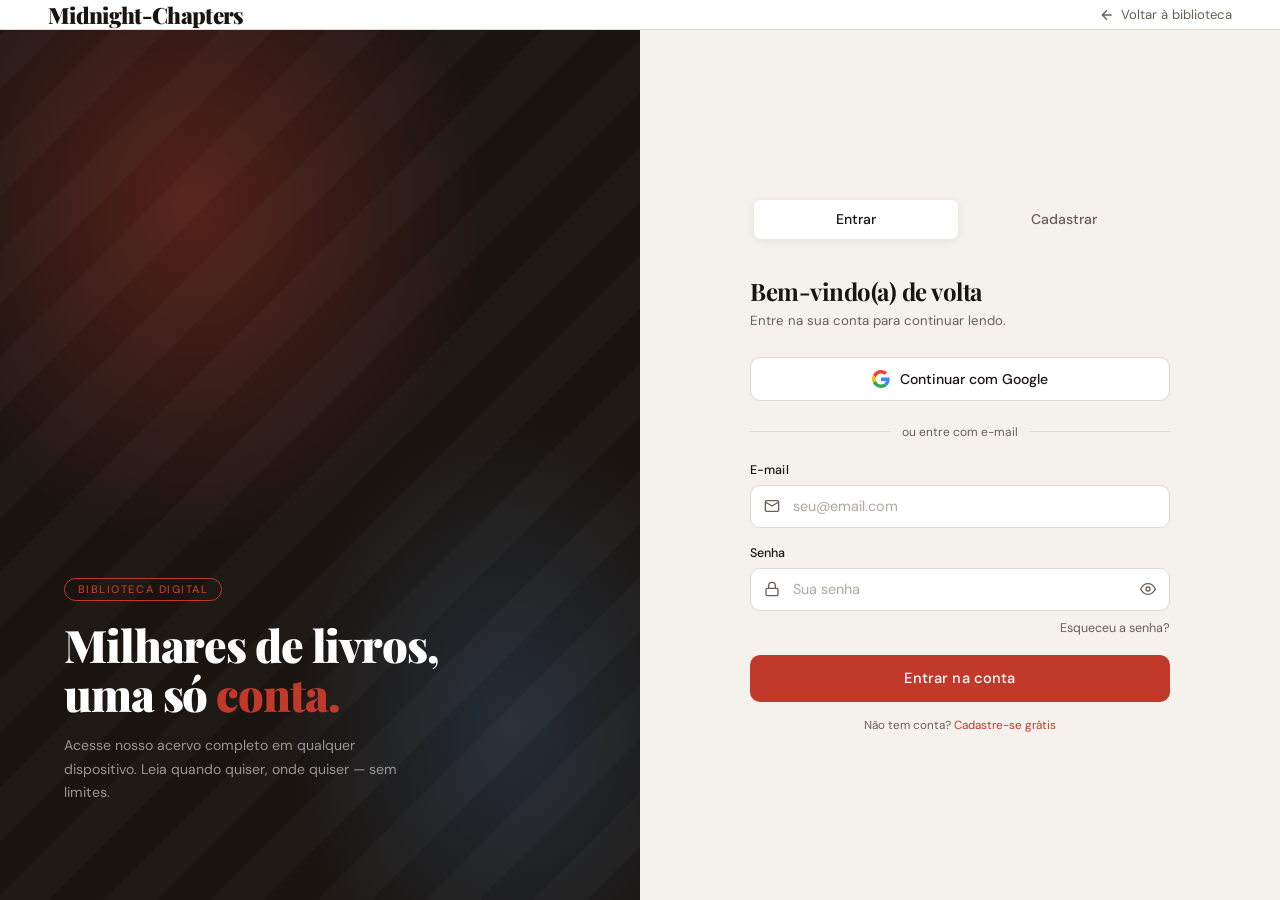
<file: identificador/cadastrar.html>
<!DOCTYPE html>
<html lang="pt-BR">
<head>
  <meta charset="UTF-8"/>
  <meta name="viewport" content="width=device-width, initial-scale=1.0"/>
  <title>Identificar-se — BSP Digital</title>
  <link rel="preconnect" href="https://fonts.googleapis.com">
  <link href="https://fonts.googleapis.com/css2?family=Playfair+Display:wght@400;700;900&family=DM+Sans:wght@300;400;500&display=swap" rel="stylesheet">
  <style>
    *, *::before, *::after { box-sizing: border-box; margin: 0; padding: 0; }

    :root {
      --bg:        #f5f2ee;
      --surface:   #ffffff;
      --ink:       #1a1410;
      --ink-muted: #6b5f54;
      --accent:    #c0392b;
      --accent-dk: #96281b;
      --border:    #e0d9d2;
      --shadow-sm: 0 2px 8px rgba(0,0,0,.08);
      --shadow-lg: 0 16px 48px rgba(0,0,0,.13);
      --radius:    10px;
      --font-d:    'Playfair Display', Georgia, serif;
      --font-b:    'DM Sans', sans-serif;
      --transition: .22s cubic-bezier(.4,0,.2,1);
    }

    html, body { height: 100%; }

    body {
      font-family: var(--font-b);
      background: var(--bg);
      color: var(--ink);
      display: flex;
      flex-direction: column;
      min-height: 100vh;
    }

    /* ── HEADER ── */
    header {
      background: var(--surface);
      border-bottom: 1px solid var(--border);
      height: 30px;
      display: flex;
      align-items: center;
      padding: 0 clamp(1rem,5vw,3rem);
      justify-content: space-between;
      flex-shrink: 0;
    }
    .logo {
      font-family: var(--font-d);
      font-size: 1.4rem;
      font-weight: 900;
      color: var(--ink);
      text-decoration: none;
      letter-spacing: -.03em;
    }
    .logo span { color: var(--accent); }
    .back-link {
      font-size: .82rem;
      color: var(--ink-muted);
      text-decoration: none;
      display: flex;
      align-items: center;
      gap: .35rem;
      transition: color var(--transition);
    }
    .back-link:hover { color: var(--accent); }

    /* ── LAYOUT ── */
    .page-wrap {
      flex: 1;
      display: grid;
      grid-template-columns: 1fr 1fr;
      min-height: 0;
    }

    /* LEFT PANEL */
    .panel-left {
      background: var(--ink);
      position: relative;
      overflow: hidden;
      display: flex;
      flex-direction: column;
      justify-content: flex-end;
      padding: clamp(2rem,5vw,4rem);
      min-height: 420px;
    }
    .panel-left::before {
      content: '';
      position: absolute;
      inset: 0;
      background:
        radial-gradient(ellipse 70% 60% at 30% 20%, rgba(192,57,43,.35) 0%, transparent 65%),
        radial-gradient(ellipse 50% 50% at 80% 80%, rgba(44,62,80,.6) 0%, transparent 70%);
    }
    .panel-left::after {
      content: '';
      position: absolute;
      inset: 0;
      background: repeating-linear-gradient(
        -45deg,
        transparent,
        transparent 38px,
        rgba(255,255,255,.025) 38px,
        rgba(255,255,255,.025) 76px
      );
    }

    .left-content { position: relative; z-index: 2; }

    .left-badge {
      display: inline-block;
      font-size: .68rem;
      font-weight: 500;
      letter-spacing: .14em;
      text-transform: uppercase;
      color: var(--accent);
      border: 1px solid var(--accent);
      padding: .22rem .8rem;
      border-radius: 999px;
      margin-bottom: 1.2rem;
    }
    .left-title {
      font-family: var(--font-d);
      font-size: clamp(1.8rem,3.5vw,2.8rem);
      font-weight: 900;
      color: #fff;
      line-height: 1.1;
      letter-spacing: -.025em;
      margin-bottom: 1rem;
    }
    .left-title em { color: var(--accent); font-style: normal; }
    .left-desc {
      font-size: .88rem;
      color: rgba(255,255,255,.55);
      max-width: 340px;
      line-height: 1.65;
      margin-bottom: 2rem;
    }
    .left-stats {
      display: flex;
      gap: 2rem;
    }
    .stat { }
    .stat-num {
      font-family: var(--font-d);
      font-size: 1.6rem;
      font-weight: 700;
      color: #fff;
      line-height: 1;
    }
    .stat-label {
      font-size: .72rem;
      color: rgba(255,255,255,.4);
      margin-top: .25rem;
      letter-spacing: .05em;
      text-transform: uppercase;
    }

    /* Floating book spines decoration */
    .books-deco {
      position: absolute;
      top: 2rem;
      right: -1rem;
      display: flex;
      gap: .5rem;
      z-index: 1;
      transform: rotate(8deg);
    }
    .spine {
      width: 28px;
      border-radius: 3px;
      opacity: .35;
    }

    /* RIGHT PANEL */
    .panel-right {
      display: flex;
      align-items: center;
      justify-content: center;
      padding: clamp(2rem,5vw,4rem) clamp(1.5rem,4vw,3rem);
      overflow-y: auto;
    }

    .auth-box {
      width: 100%;
      max-width: 420px;
    }

    /* TABS */
    .tabs {
      display: flex;
      background: var(--bg);
      border-radius: var(--radius);
      padding: .25rem;
      margin-bottom: 2rem;
      gap: .25rem;
    }
    .tab-btn {
      flex: 1;
      background: none;
      border: none;
      cursor: pointer;
      font-family: var(--font-b);
      font-size: .88rem;
      font-weight: 500;
      color: var(--ink-muted);
      padding: .65rem 1rem;
      border-radius: 7px;
      transition: background var(--transition), color var(--transition), box-shadow var(--transition);
    }
    .tab-btn.active {
      background: var(--surface);
      color: var(--ink);
      box-shadow: var(--shadow-sm);
    }

    /* FORMS */
    .form-panel { display: none; animation: fadeSlide .3s ease both; }
    .form-panel.active { display: block; }

    @keyframes fadeSlide {
      from { opacity: 0; transform: translateY(10px); }
      to   { opacity: 1; transform: translateY(0); }
    }

    .form-title {
      font-family: var(--font-d);
      font-size: 1.5rem;
      font-weight: 700;
      margin-bottom: .35rem;
      letter-spacing: -.02em;
    }
    .form-sub {
      font-size: .83rem;
      color: var(--ink-muted);
      margin-bottom: 1.75rem;
    }

    /* Google btn */
    .btn-google {
      width: 100%;
      display: flex;
      align-items: center;
      justify-content: center;
      gap: .65rem;
      background: var(--surface);
      border: 1.5px solid var(--border);
      border-radius: var(--radius);
      padding: .75rem 1rem;
      font-family: var(--font-b);
      font-size: .88rem;
      font-weight: 500;
      color: var(--ink);
      cursor: pointer;
      transition: border-color var(--transition), box-shadow var(--transition), transform var(--transition);
      margin-bottom: 1.4rem;
      text-decoration: none;
    }
    .btn-google:hover {
      border-color: #4285f4;
      box-shadow: 0 0 0 3px rgba(66,133,244,.12);
      transform: translateY(-1px);
    }
    .btn-google svg { flex-shrink: 0; }

    /* Divider */
    .divider {
      display: flex;
      align-items: center;
      gap: .75rem;
      margin-bottom: 1.4rem;
      color: var(--border);
      font-size: .75rem;
      color: var(--ink-muted);
    }
    .divider::before, .divider::after {
      content: '';
      flex: 1;
      height: 1px;
      background: var(--border);
    }

    /* Field */
    .field { margin-bottom: 1.1rem; }
    .field label {
      display: block;
      font-size: .78rem;
      font-weight: 500;
      color: var(--ink);
      margin-bottom: .4rem;
      letter-spacing: .01em;
    }
    .field-wrap { position: relative; }
    .field input {
      width: 100%;
      background: var(--surface);
      border: 1.5px solid var(--border);
      border-radius: var(--radius);
      padding: .72rem 1rem .72rem 2.6rem;
      font-family: var(--font-b);
      font-size: .9rem;
      color: var(--ink);
      outline: none;
      transition: border-color var(--transition), box-shadow var(--transition);
    }
    .field input::placeholder { color: #b0a89e; }
    .field input:focus {
      border-color: var(--accent);
      box-shadow: 0 0 0 3px rgba(192,57,43,.1);
    }
    .field-icon {
      position: absolute;
      left: .85rem;
      top: 50%;
      transform: translateY(-50%);
      color: var(--ink-muted);
      pointer-events: none;
      display: flex;
    }
    .field-eye {
      position: absolute;
      right: .85rem;
      top: 50%;
      transform: translateY(-50%);
      color: var(--ink-muted);
      cursor: pointer;
      background: none;
      border: none;
      display: flex;
      padding: 0;
      transition: color var(--transition);
    }
    .field-eye:hover { color: var(--ink); }

    /* Two col */
    .field-row { display: grid; grid-template-columns: 1fr 1fr; gap: .75rem; }

    /* Forgot */
    .forgot {
      display: block;
      text-align: right;
      font-size: .78rem;
      color: var(--ink-muted);
      text-decoration: none;
      margin-top: -.5rem;
      margin-bottom: 1.2rem;
      transition: color var(--transition);
    }
    .forgot:hover { color: var(--accent); }

    /* Submit btn */
    .btn-submit {
      width: 100%;
      background: var(--accent);
      color: #fff;
      border: none;
      border-radius: var(--radius);
      padding: .82rem 1rem;
      font-family: var(--font-b);
      font-size: .92rem;
      font-weight: 500;
      cursor: pointer;
      transition: background var(--transition), transform var(--transition), box-shadow var(--transition);
      letter-spacing: .01em;
    }
    .btn-submit:hover {
      background: var(--accent-dk);
      transform: translateY(-2px);
      box-shadow: 0 6px 20px rgba(192,57,43,.3);
    }
    .btn-submit:active { transform: translateY(0); }

    /* Terms */
    .terms {
      font-size: .73rem;
      color: var(--ink-muted);
      text-align: center;
      margin-top: 1.1rem;
      line-height: 1.55;
    }
    .terms a { color: var(--accent); text-decoration: none; }
    .terms a:hover { text-decoration: underline; }

    /* Password strength */
    .strength-bar {
      display: flex;
      gap: .3rem;
      margin-top: .45rem;
    }
    .strength-seg {
      flex: 1;
      height: 3px;
      border-radius: 999px;
      background: var(--border);
      transition: background .3s;
    }
    .strength-label {
      font-size: .7rem;
      color: var(--ink-muted);
      margin-top: .3rem;
    }

    /* Checkbox */
    .check-wrap {
      display: flex;
      align-items: flex-start;
      gap: .6rem;
      margin-bottom: 1.2rem;
    }
    .check-wrap input[type=checkbox] {
      width: 16px;
      height: 16px;
      flex-shrink: 0;
      margin-top: .15rem;
      accent-color: var(--accent);
      cursor: pointer;
    }
    .check-wrap label {
      font-size: .78rem;
      color: var(--ink-muted);
      cursor: pointer;
      line-height: 1.5;
    }
    .check-wrap label a { color: var(--accent); text-decoration: none; }

    /* ── SUCCESS STATE ── */
    .success-screen {
      display: none;
      text-align: center;
      padding: 2rem 0;
    }
    .success-screen.show { display: block; animation: fadeSlide .4s ease both; }
    .success-icon {
      width: 64px;
      height: 64px;
      background: #e8f5e9;
      border-radius: 50%;
      display: flex;
      align-items: center;
      justify-content: center;
      margin: 0 auto 1.25rem;
    }
    .success-screen h3 {
      font-family: var(--font-d);
      font-size: 1.4rem;
      font-weight: 700;
      margin-bottom: .5rem;
    }
    .success-screen p {
      font-size: .85rem;
      color: var(--ink-muted);
      margin-bottom: 1.5rem;
    }

    /* ── RESPONSIVE ── */
    @media (max-width: 700px) {
      .page-wrap { grid-template-columns: 1fr; }
      .panel-left { display: none; }
      .panel-right { padding: 2rem 1.25rem; align-items: flex-start; }
      .auth-box { max-width: 100%; }
      .field-row { grid-template-columns: 1fr; }
    }

    @media (max-width: 900px) {
      .panel-left { padding: 2rem; }
      .left-title { font-size: 1.8rem; }
    }
  </style>
</head>
<body>

<header>
  <a class="logo" href="../index.html">Midnight-Chapters</a>
  <a class="back-link" href="../index.html">
    <svg width="16" height="16" fill="none" stroke="currentColor" stroke-width="2" viewBox="0 0 24 24"><path d="M19 12H5M12 5l-7 7 7 7"/></svg>
    Voltar à biblioteca
  </a>
</header>

<div class="page-wrap">

  <!-- LEFT PANEL -->
  <div class="panel-left">
    <div class="left-content">
      <div class="left-badge">Biblioteca Digital</div>
      <h2 class="left-title">Milhares de livros,<br>uma só <em>conta.</em></h2>
      <p class="left-desc">Acesse nosso acervo completo em qualquer dispositivo. Leia quando quiser, onde quiser — sem limites.</p>
      <div class="left-stats">
      </div>
    </div>
  </div>

  <!-- RIGHT PANEL -->
  <div class="panel-right">
    <div class="auth-box">

      <!-- TABS -->
      <div class="tabs">
        <button class="tab-btn active" onclick="switchTab('login')">Entrar</button>
        <button class="tab-btn" onclick="switchTab('cadastro')">Cadastrar</button>
      </div>

      <!-- ── LOGIN ── -->
      <div class="form-panel active" id="panel-login">
        <h2 class="form-title">Bem-vindo(a) de volta</h2>
        <p class="form-sub">Entre na sua conta para continuar lendo.</p>

        <!-- Google -->
        <button class="btn-google" onclick="handleGoogle()">
          <svg width="18" height="18" viewBox="0 0 48 48">
            <path fill="#EA4335" d="M24 9.5c3.54 0 6.71 1.22 9.21 3.6l6.85-6.85C35.9 2.38 30.47 0 24 0 14.62 0 6.51 5.38 2.56 13.22l7.98 6.19C12.43 13.72 17.74 9.5 24 9.5z"/>
            <path fill="#4285F4" d="M46.98 24.55c0-1.57-.15-3.09-.38-4.55H24v9.02h12.94c-.58 2.96-2.26 5.48-4.78 7.18l7.73 6c4.51-4.18 7.09-10.36 7.09-17.65z"/>
            <path fill="#FBBC05" d="M10.53 28.59c-.48-1.45-.76-2.99-.76-4.59s.27-3.14.76-4.59l-7.98-6.19C.92 16.46 0 20.12 0 24c0 3.88.92 7.54 2.56 10.78l7.97-6.19z"/>
            <path fill="#34A853" d="M24 48c6.48 0 11.93-2.13 15.89-5.81l-7.73-6c-2.18 1.48-4.97 2.36-8.16 2.36-6.26 0-11.57-4.22-13.47-9.91l-7.98 6.19C6.51 42.62 14.62 48 24 48z"/>
            <path fill="none" d="M0 0h48v48H0z"/>
          </svg>
          Continuar com Google
        </button>

        <div class="divider">ou entre com e-mail</div>

        <form onsubmit="handleLogin(event)">
          <div class="field">
            <label for="login-email">E-mail</label>
            <div class="field-wrap">
              <span class="field-icon">
                <svg width="16" height="16" fill="none" stroke="currentColor" stroke-width="2" viewBox="0 0 24 24"><path d="M4 4h16c1.1 0 2 .9 2 2v12c0 1.1-.9 2-2 2H4c-1.1 0-2-.9-2-2V6c0-1.1.9-2 2-2z"/><polyline points="22,6 12,12 2,6"/></svg>
              </span>
              <input type="email" id="login-email" placeholder="seu@email.com" required autocomplete="email"/>
            </div>
          </div>

          <div class="field">
            <label for="login-senha">Senha</label>
            <div class="field-wrap">
              <span class="field-icon">
                <svg width="16" height="16" fill="none" stroke="currentColor" stroke-width="2" viewBox="0 0 24 24"><rect x="3" y="11" width="18" height="11" rx="2" ry="2"/><path d="M7 11V7a5 5 0 0110 0v4"/></svg>
              </span>
              <input type="password" id="login-senha" placeholder="Sua senha" required autocomplete="current-password"/>
              <button type="button" class="field-eye" onclick="togglePwd('login-senha', this)" aria-label="Mostrar senha">
                <svg width="16" height="16" fill="none" stroke="currentColor" stroke-width="2" viewBox="0 0 24 24"><path d="M1 12s4-8 11-8 11 8 11 8-4 8-11 8-11-8-11-8z"/><circle cx="12" cy="12" r="3"/></svg>
              </button>
            </div>
          </div>

          <a href="#" class="forgot">Esqueceu a senha?</a>

          <button type="submit" class="btn-submit">Entrar na conta</button>
        </form>

        <p class="terms" style="margin-top:.9rem;">
          Não tem conta? <a href="#" onclick="switchTab('cadastro');return false;">Cadastre-se grátis</a>
        </p>
      </div>

      <!-- ── CADASTRO ── -->
      <div class="form-panel" id="panel-cadastro">
        <h2 class="form-title">Criar conta grátis</h2>
        <p class="form-sub">Junte-se a milhares de leitores.</p>

        <button class="btn-google" onclick="handleGoogle()">
          <svg width="18" height="18" viewBox="0 0 48 48">
            <path fill="#EA4335" d="M24 9.5c3.54 0 6.71 1.22 9.21 3.6l6.85-6.85C35.9 2.38 30.47 0 24 0 14.62 0 6.51 5.38 2.56 13.22l7.98 6.19C12.43 13.72 17.74 9.5 24 9.5z"/>
            <path fill="#4285F4" d="M46.98 24.55c0-1.57-.15-3.09-.38-4.55H24v9.02h12.94c-.58 2.96-2.26 5.48-4.78 7.18l7.73 6c4.51-4.18 7.09-10.36 7.09-17.65z"/>
            <path fill="#FBBC05" d="M10.53 28.59c-.48-1.45-.76-2.99-.76-4.59s.27-3.14.76-4.59l-7.98-6.19C.92 16.46 0 20.12 0 24c0 3.88.92 7.54 2.56 10.78l7.97-6.19z"/>
            <path fill="#34A853" d="M24 48c6.48 0 11.93-2.13 15.89-5.81l-7.73-6c-2.18 1.48-4.97 2.36-8.16 2.36-6.26 0-11.57-4.22-13.47-9.91l-7.98 6.19C6.51 42.62 14.62 48 24 48z"/>
            <path fill="none" d="M0 0h48v48H0z"/>
          </svg>
          Cadastrar com Google
        </button>

        <div class="divider">ou preencha os dados</div>

        <form onsubmit="handleCadastro(event)">
          <div class="field-row">
            <div class="field">
              <label for="cad-nome">Nome</label>
              <div class="field-wrap">
                <span class="field-icon">
                  <svg width="16" height="16" fill="none" stroke="currentColor" stroke-width="2" viewBox="0 0 24 24"><path d="M20 21v-2a4 4 0 00-4-4H8a4 4 0 00-4 4v2"/><circle cx="12" cy="7" r="4"/></svg>
                </span>
                <input type="text" id="cad-nome" placeholder="Seu nome" required autocomplete="given-name"/>
              </div>
            </div>
            <div class="field">
              <label for="cad-sobrenome">Sobrenome</label>
              <div class="field-wrap">
                <span class="field-icon">
                  <svg width="16" height="16" fill="none" stroke="currentColor" stroke-width="2" viewBox="0 0 24 24"><path d="M20 21v-2a4 4 0 00-4-4H8a4 4 0 00-4 4v2"/><circle cx="12" cy="7" r="4"/></svg>
                </span>
                <input type="text" id="cad-sobrenome" placeholder="Sobrenome" required autocomplete="family-name"/>
              </div>
            </div>
          </div>

          <div class="field">
            <label for="cad-email">E-mail</label>
            <div class="field-wrap">
              <span class="field-icon">
                <svg width="16" height="16" fill="none" stroke="currentColor" stroke-width="2" viewBox="0 0 24 24"><path d="M4 4h16c1.1 0 2 .9 2 2v12c0 1.1-.9 2-2 2H4c-1.1 0-2-.9-2-2V6c0-1.1.9-2 2-2z"/><polyline points="22,6 12,12 2,6"/></svg>
              </span>
              <input type="email" id="cad-email" placeholder="seu@email.com" required autocomplete="email"/>
            </div>
          </div>

          <div class="field">
            <label for="cad-senha">Senha</label>
            <div class="field-wrap">
              <span class="field-icon">
                <svg width="16" height="16" fill="none" stroke="currentColor" stroke-width="2" viewBox="0 0 24 24"><rect x="3" y="11" width="18" height="11" rx="2" ry="2"/><path d="M7 11V7a5 5 0 0110 0v4"/></svg>
              </span>
              <input type="password" id="cad-senha" placeholder="Mínimo 8 caracteres" required autocomplete="new-password" oninput="checkStrength(this.value)"/>
              <button type="button" class="field-eye" onclick="togglePwd('cad-senha', this)" aria-label="Mostrar senha">
                <svg width="16" height="16" fill="none" stroke="currentColor" stroke-width="2" viewBox="0 0 24 24"><path d="M1 12s4-8 11-8 11 8 11 8-4 8-11 8-11-8-11-8z"/><circle cx="12" cy="12" r="3"/></svg>
              </button>
            </div>
            <div class="strength-bar">
              <div class="strength-seg" id="s1"></div>
              <div class="strength-seg" id="s2"></div>
              <div class="strength-seg" id="s3"></div>
              <div class="strength-seg" id="s4"></div>
            </div>
            <div class="strength-label" id="strength-label"></div>
          </div>

          <div class="field">
            <label for="cad-confirma">Confirmar senha</label>
            <div class="field-wrap">
              <span class="field-icon">
                <svg width="16" height="16" fill="none" stroke="currentColor" stroke-width="2" viewBox="0 0 24 24"><rect x="3" y="11" width="18" height="11" rx="2" ry="2"/><path d="M7 11V7a5 5 0 0110 0v4"/></svg>
              </span>
              <input type="password" id="cad-confirma" placeholder="Repita a senha" required autocomplete="new-password"/>
              <button type="button" class="field-eye" onclick="togglePwd('cad-confirma', this)" aria-label="Mostrar senha">
                <svg width="16" height="16" fill="none" stroke="currentColor" stroke-width="2" viewBox="0 0 24 24"><path d="M1 12s4-8 11-8 11 8 11 8-4 8-11 8-11-8-11-8z"/><circle cx="12" cy="12" r="3"/></svg>
              </button>
            </div>
          </div>

          <div class="check-wrap">
            <input type="checkbox" id="termos" required/>
            <label for="termos">Concordo com os <a href="#">Termos de Uso</a> e a <a href="#">Política de Privacidade</a> da BSP Digital.</label>
          </div>

          <button type="submit" class="btn-submit">Criar minha conta</button>
        </form>

        <p class="terms">
          Já tem conta? <a href="#" onclick="switchTab('login');return false;">Entrar agora</a>
        </p>
      </div>

      <!-- SUCCESS -->
      <div class="success-screen" id="success-screen">
        <div class="success-icon">
          <svg width="32" height="32" fill="none" stroke="#2e7d32" stroke-width="2.5" viewBox="0 0 24 24"><polyline points="20 6 9 17 4 12"/></svg>
        </div>
        <h3 id="success-title">Conta criada!</h3>
        <p id="success-desc">Bem-vindo(a) à BSP Digital. Você já pode explorar nosso acervo completo.</p>
        <a href="biblioteca.html" class="btn-submit" style="display:inline-block;text-decoration:none;max-width:240px;margin:0 auto;">Ir para a biblioteca</a>
      </div>

    </div>
  </div>
</div>

<script>
  function switchTab(tab) {
    document.querySelectorAll('.tab-btn').forEach((b, i) => {
      b.classList.toggle('active', (i === 0 && tab === 'login') || (i === 1 && tab === 'cadastro'));
    });
    document.querySelectorAll('.form-panel').forEach(p => {
      p.classList.remove('active');
    });
    const panel = document.getElementById('panel-' + tab);
    if (panel) { panel.classList.add('active'); }
    document.getElementById('success-screen').classList.remove('show');
  }

  function togglePwd(id, btn) {
    const inp = document.getElementById(id);
    const isText = inp.type === 'text';
    inp.type = isText ? 'password' : 'text';
    btn.innerHTML = isText
      ? `<svg width="16" height="16" fill="none" stroke="currentColor" stroke-width="2" viewBox="0 0 24 24"><path d="M1 12s4-8 11-8 11 8 11 8-4 8-11 8-11-8-11-8z"/><circle cx="12" cy="12" r="3"/></svg>`
      : `<svg width="16" height="16" fill="none" stroke="currentColor" stroke-width="2" viewBox="0 0 24 24"><path d="M17.94 17.94A10.07 10.07 0 0112 20c-7 0-11-8-11-8a18.45 18.45 0 015.06-5.94M9.9 4.24A9.12 9.12 0 0112 4c7 0 11 8 11 8a18.5 18.5 0 01-2.16 3.19m-6.72-1.07a3 3 0 11-4.24-4.24"/><line x1="1" y1="1" x2="23" y2="23"/></svg>`;
  }

  function checkStrength(val) {
    let score = 0;
    if (val.length >= 8) score++;
    if (/[A-Z]/.test(val)) score++;
    if (/[0-9]/.test(val)) score++;
    if (/[^A-Za-z0-9]/.test(val)) score++;

    const colors = ['#e74c3c','#e67e22','#f1c40f','#27ae60'];
    const labels = ['Muito fraca','Fraca','Média','Forte'];
    const segs = [document.getElementById('s1'),document.getElementById('s2'),document.getElementById('s3'),document.getElementById('s4')];

    segs.forEach((s, i) => {
      s.style.background = i < score ? colors[score - 1] : 'var(--border)';
    });
    document.getElementById('strength-label').textContent = val.length ? labels[score - 1] || '' : '';
    document.getElementById('strength-label').style.color = score > 0 ? colors[score - 1] : '';
  }

  function handleLogin(e) {
    e.preventDefault();
    showSuccess('Bem-vindo(a) de volta!', 'Login realizado com sucesso. Redirecionando para a biblioteca...');
  }

  function handleCadastro(e) {
    e.preventDefault();
    const s = document.getElementById('cad-senha').value;
    const c = document.getElementById('cad-confirma').value;
    if (s !== c) { alert('As senhas não coincidem.'); return; }
    const nome = document.getElementById('cad-nome').value;
    showSuccess(`Conta criada, ${nome}!`, 'Bem-vindo(a) à BSP Digital. Você já pode explorar nosso acervo completo.');
  }

  function handleGoogle() {
    showSuccess('Login com Google realizado!', 'Conta vinculada com sucesso. Bem-vindo(a) à BSP Digital!');
  }

  function showSuccess(title, desc) {
    document.querySelectorAll('.tabs, .form-panel').forEach(el => el.style.display = 'none');
    const s = document.getElementById('success-screen');
    document.getElementById('success-title').textContent = title;
    document.getElementById('success-desc').textContent = desc;
    s.classList.add('show');
  }
</script>
</body>
</html>
</file>
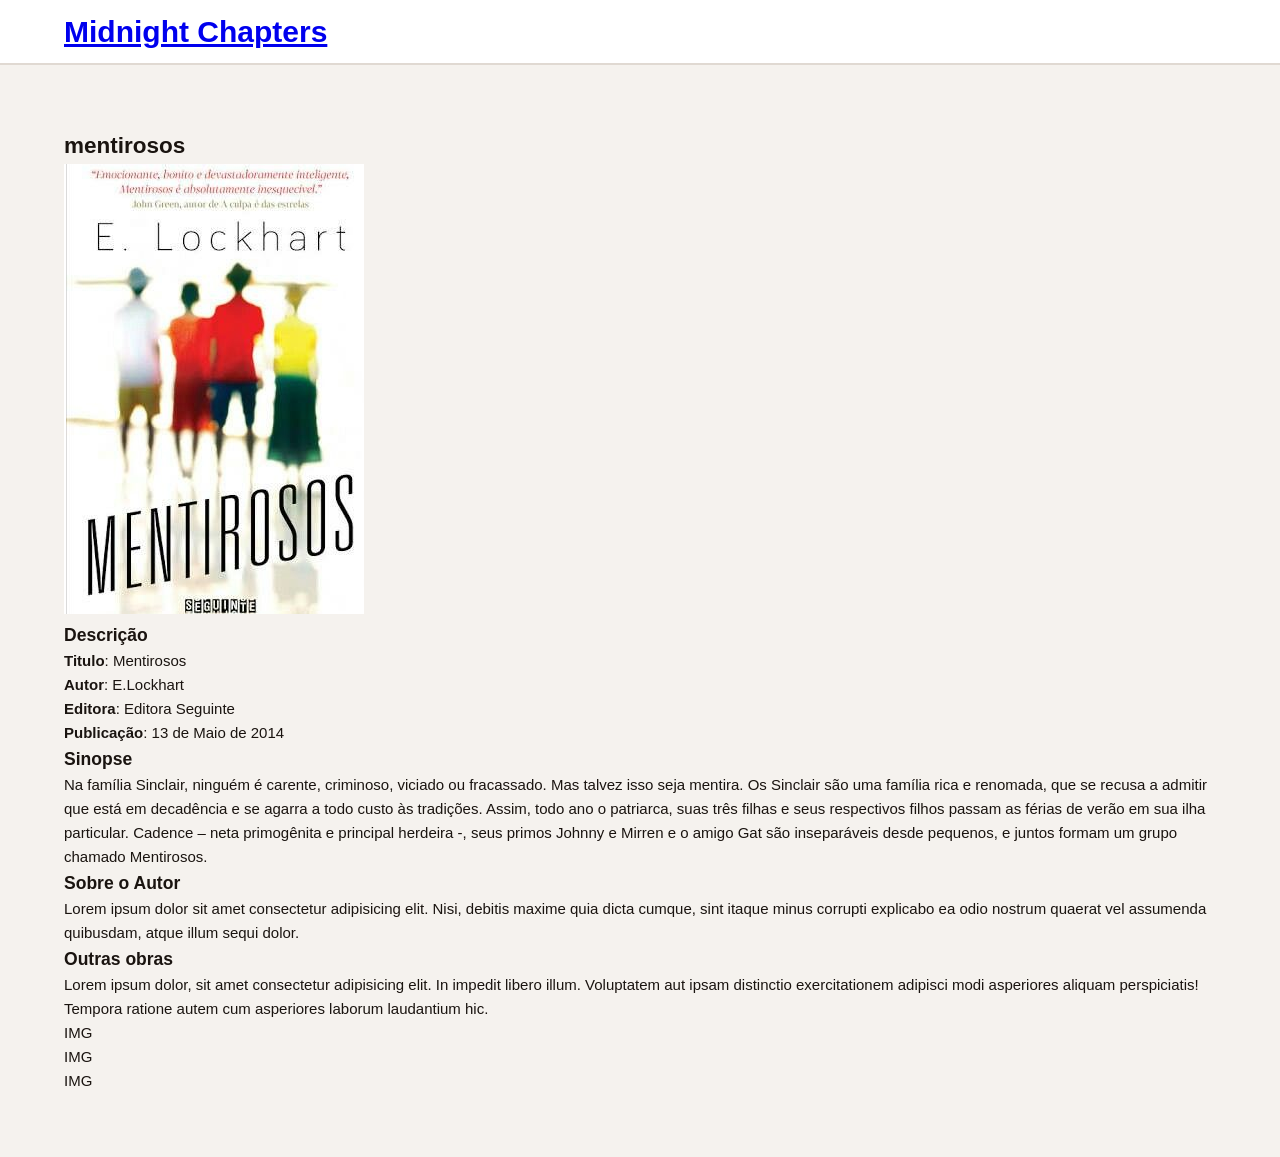
<file: livros/mentirosos.html>
<!DOCTYPE html>
<html lang="pt-br">
<head>
    <meta charset="UTF-8">
    <meta name="viewport" content="width=device-width, initial-scale=1.0">
    <link rel="shortcut icon" href="../favicom/favicomPrincipal.jpeg" type="image/x-icon">
    <link rel="stylesheet" href="../estilos/style.css">
    <title>Mentirosos</title>
  
</head>
<body>
    <header>
        <h1><a href="../index.html" target="_self" rel="prev">Midnight Chapters</a></h1>
        
    </header>
    <main>
        <h2>mentirosos</h2>
        <div class="livro">
            <picture>
                <source media="(min-width: )" srcset="">
                <img src="../imagens/mentirosos-300.png" alt="livro mentirosos">
            </picture>
        </div>
        <h3>Descrição</h3>
        <p class="alinha"><strong>Titulo</strong>: Mentirosos</p>
        <p class="alinha"><strong>Autor</strong>: E.Lockhart</p>
        <p class="alinha"><strong>Editora</strong>: Editora Seguinte</p>
        <p class="alinha"><strong>Publicação</strong>: 13 de Maio de 2014 </p>
        <h3 class="">Sinopse</h3>
        <div class="texto">
            <p class="alinha">Na família Sinclair, ninguém é carente, criminoso, viciado ou fracassado. Mas talvez isso seja mentira.
            Os Sinclair são uma família rica e renomada, que se recusa a admitir que está em decadência e se agarra a todo custo às tradições. Assim, todo ano o patriarca, suas três filhas e seus respectivos filhos passam as férias de verão em sua ilha particular. Cadence – neta primogênita e principal herdeira -, seus primos Johnny e Mirren e o amigo Gat são inseparáveis desde pequenos, e juntos formam um grupo chamado Mentirosos.</p>
        </div>
        <h3>Sobre o Autor</h3>
        <div class="texto">
            <p>Lorem ipsum dolor sit amet consectetur adipisicing elit. Nisi, debitis maxime quia dicta cumque, sint itaque minus corrupti explicabo ea odio nostrum quaerat vel assumenda quibusdam, atque illum sequi dolor.</p>
        </div>
        <h3>Outras obras</h3>
        <p>Lorem ipsum dolor, sit amet consectetur adipisicing elit. In impedit libero illum. Voluptatem aut ipsam distinctio exercitationem adipisci modi asperiores aliquam perspiciatis! Tempora ratione autem cum asperiores laborum laudantium hic.</p>
        <div>IMG</div>
        <div>IMG</div>
        <div>IMG</div>
    </main>
</body>
</html>
</file>
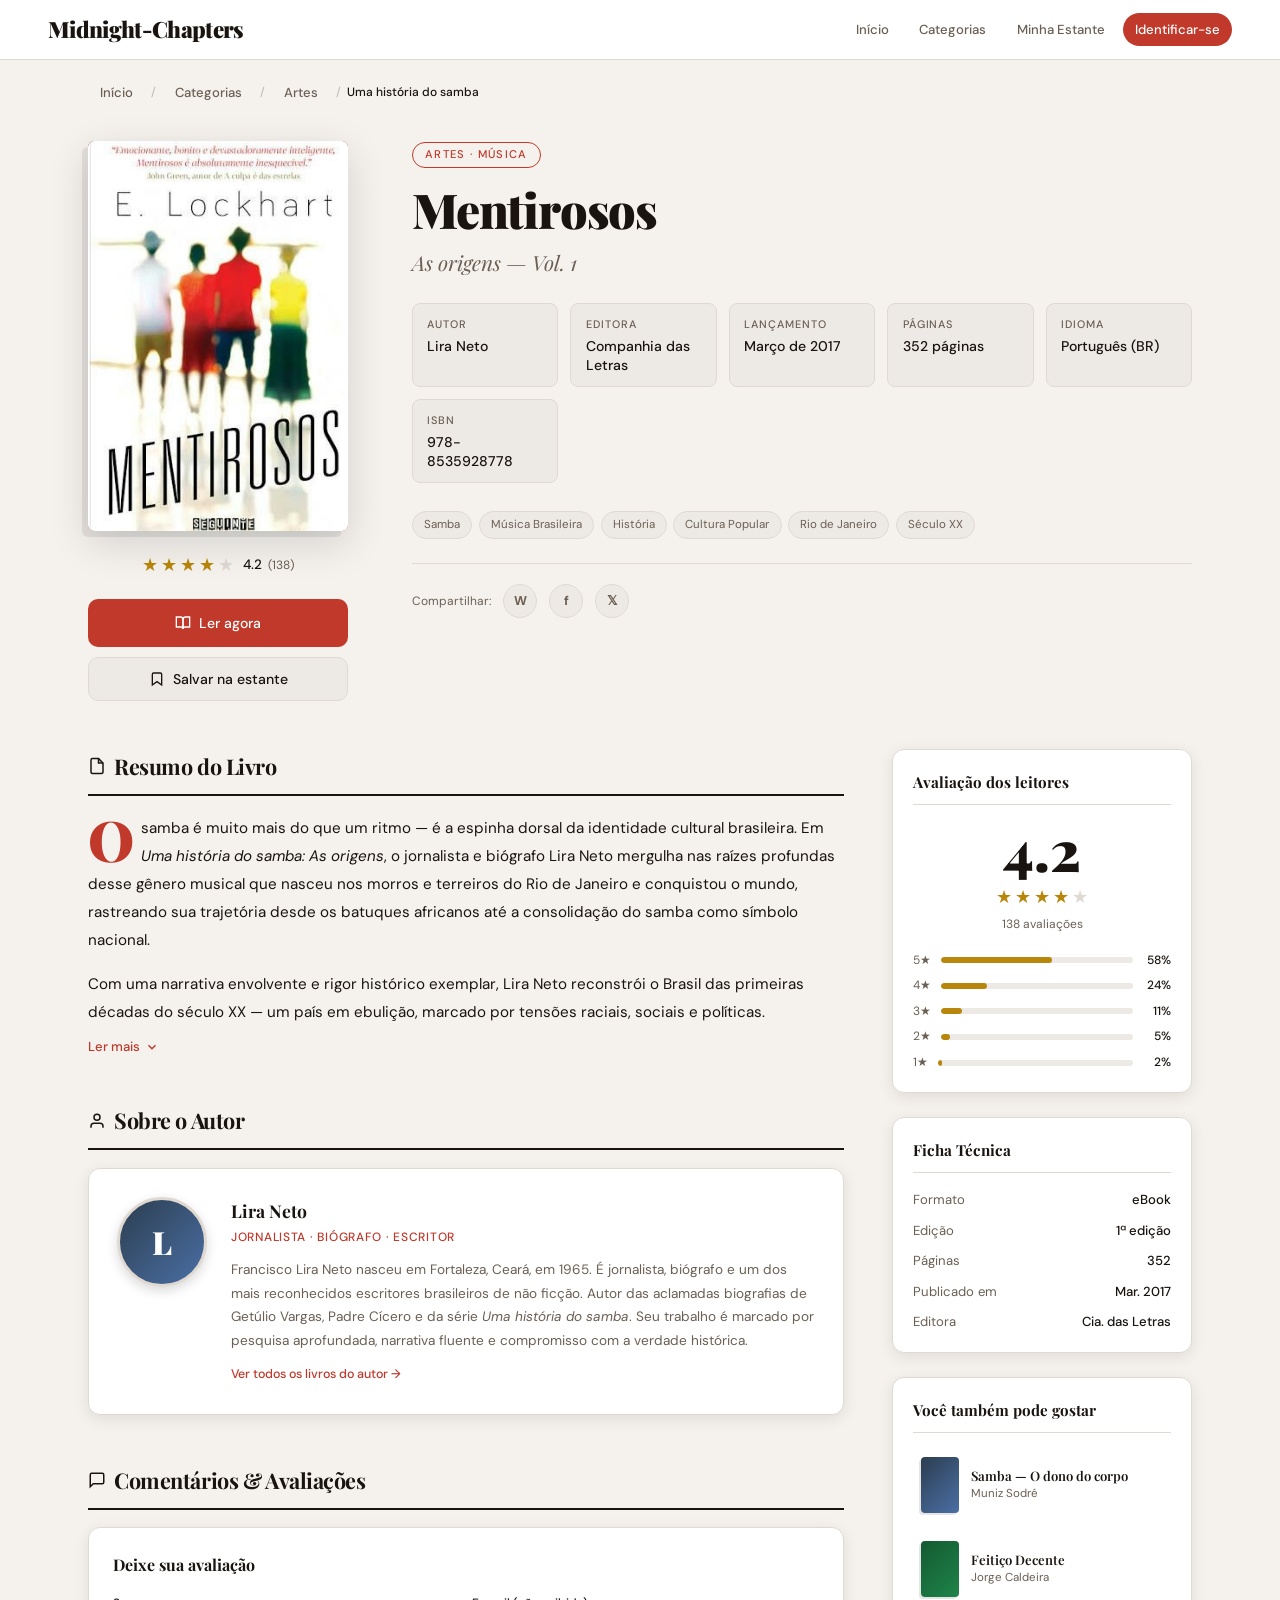
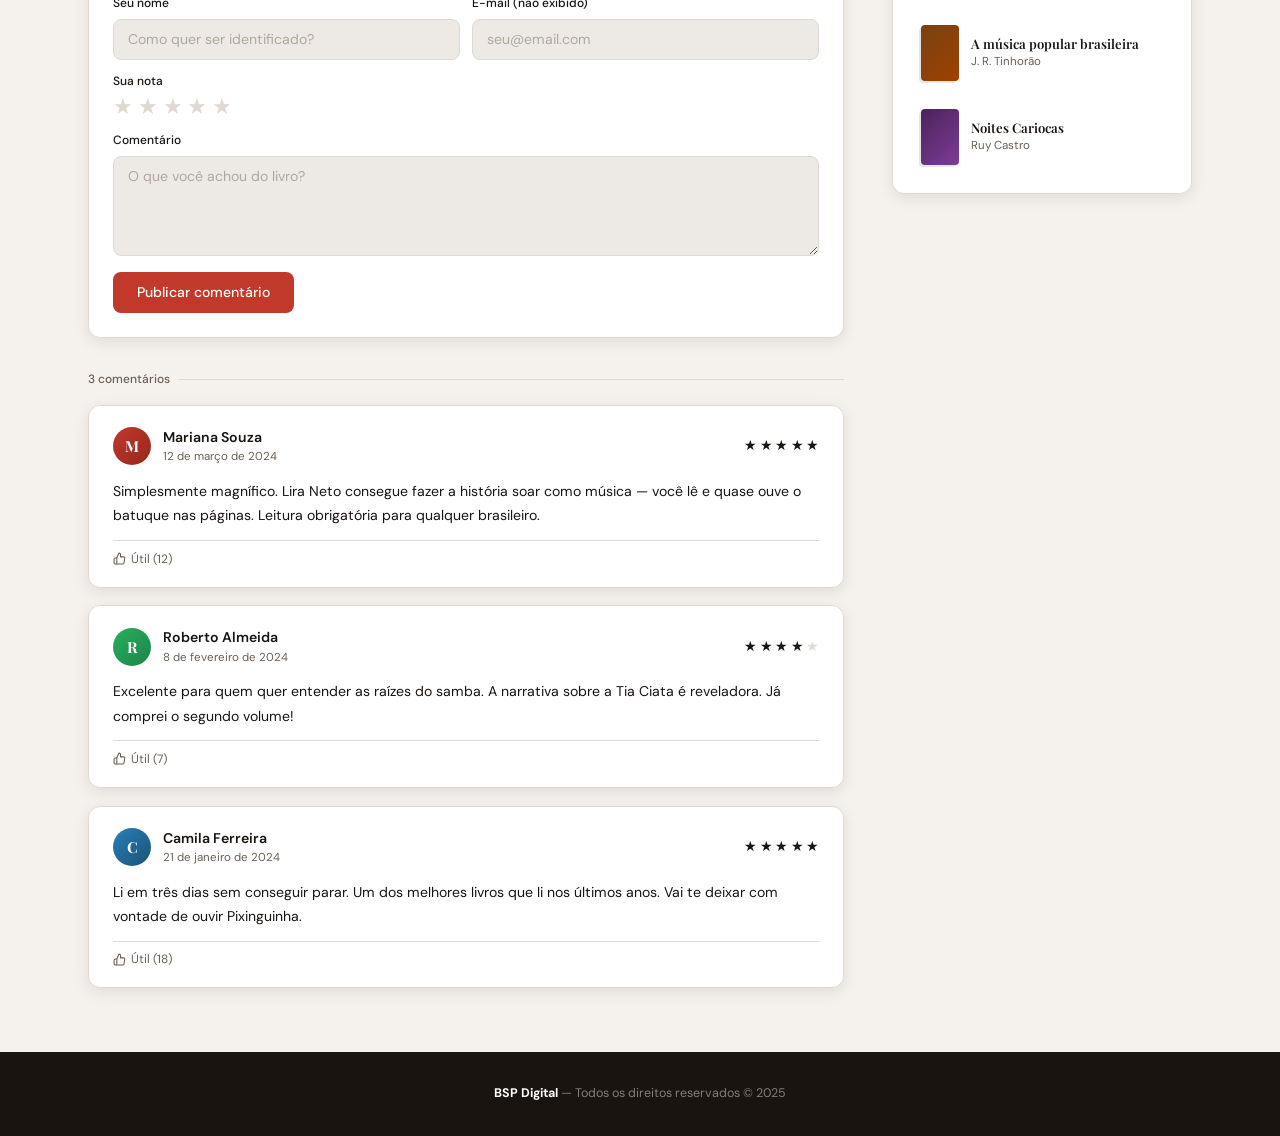
<file: livros/mentirososPG.html>
<!DOCTYPE html>
<html lang="pt-BR">
<head>
  <meta charset="UTF-8"/>
  <meta name="viewport" content="width=device-width, initial-scale=1.0"/>
  <title>Uma história do samba — BSP Digital</title>
  <link rel="preconnect" href="https://fonts.googleapis.com">
  <link href="https://fonts.googleapis.com/css2?family=Playfair+Display:ital,wght@0,400;0,700;0,900;1,400;1,700&family=DM+Sans:wght@300;400;500&display=swap" rel="stylesheet">
  <style>
    *, *::before, *::after { box-sizing: border-box; margin: 0; padding: 0; }
    :root {
      --bg:#f5f2ee; --surface:#ffffff; --card:#ede9e4; --ink:#1a1410;
      --ink-muted:#6b5f54; --accent:#c0392b; --accent-dk:#96281b;
      --accent-lt:#fdf0ee; --border:#e0d9d2; --gold:#b8860b;
      --font-d:'Playfair Display',Georgia,serif; --font-b:'DM Sans',sans-serif;
      --radius:10px; --tr:.22s cubic-bezier(.4,0,.2,1);
      --shadow:0 4px 16px rgba(0,0,0,.09); --shadow-lg:0 12px 40px rgba(0,0,0,.14);
    }
    html { scroll-behavior: smooth; }
    body { font-family:var(--font-b); background:var(--bg); color:var(--ink); min-height:100vh; font-size:15px; line-height:1.6; }

    header { background:var(--surface); border-bottom:1px solid var(--border); height:60px; display:flex; align-items:center; padding:0 clamp(1rem,5vw,3rem); justify-content:space-between; position:sticky; top:0; z-index:100; }
    .logo { font-family:var(--font-d); font-size:1.4rem; font-weight:900; color:var(--ink); text-decoration:none; letter-spacing:-.03em; }
    .logo span { color:var(--accent); }
    nav { display:flex; gap:.4rem; align-items:center; }
    nav a { font-size:.82rem; font-weight:500; color:var(--ink-muted); text-decoration:none; padding:.38rem .75rem; border-radius:999px; transition:background var(--tr),color var(--tr); position:relative; }
    nav a:hover { background:var(--card); color:var(--ink); }
    .nav-cta { background:var(--accent)!important; color:#fff!important; }
    .nav-cta:hover { background:var(--accent-dk)!important; }
    .nav-badge { position:absolute; top:-4px; right:-2px; background:var(--accent); color:#fff; font-size:.55rem; font-weight:700; width:16px; height:16px; border-radius:50%; display:none; align-items:center; justify-content:center; }
    .nav-badge.show { display:flex; }

    /* TOAST */
    .toast { position:fixed; bottom:2rem; left:50%; transform:translateX(-50%) translateY(80px); background:var(--ink); color:#fff; font-family:var(--font-b); font-size:.85rem; font-weight:500; padding:.75rem 1.5rem; border-radius:999px; box-shadow:0 8px 32px rgba(0,0,0,.25); z-index:999; transition:transform .35s cubic-bezier(.22,1,.36,1),opacity .35s; opacity:0; display:flex; align-items:center; gap:.6rem; white-space:nowrap; pointer-events:none; }
    .toast.show { transform:translateX(-50%) translateY(0); opacity:1; pointer-events:auto; }
    .toast a { color:#86efac; text-decoration:none; font-weight:600; }
    .toast a:hover { text-decoration:underline; }
    .toast-icon { color:#86efac; }

    .breadcrumb { max-width:1200px; margin:0 auto; padding:1rem clamp(1rem,5vw,3rem) 0; display:flex; align-items:center; gap:.4rem; font-size:.75rem; color:var(--ink-muted); flex-wrap:wrap; }
    .breadcrumb a { color:var(--ink-muted); text-decoration:none; transition:color var(--tr); }
    .breadcrumb a:hover { color:var(--accent); }
    .breadcrumb .sep { opacity:.4; }
    .breadcrumb .current { color:var(--ink); font-weight:500; }

    .book-hero { max-width:1200px; margin:0 auto; padding:2rem clamp(1rem,5vw,3rem) 3rem; display:grid; grid-template-columns:auto 1fr; gap:clamp(2rem,5vw,4rem); align-items:start; }

    .cover-col { display:flex; flex-direction:column; align-items:center; gap:1.25rem; position:sticky; top:80px; }

    .cover-wrap { width:clamp(180px,22vw,260px); aspect-ratio:2/3; border-radius:6px; overflow:hidden; box-shadow:-6px 6px 0 0 rgba(0,0,0,.08),var(--shadow-lg); background:linear-gradient(135deg,#7b0000,#c0392b); flex-shrink:0; animation:coverReveal .7s cubic-bezier(.22,1,.36,1) both; }
    .cover-wrap img {
      width: 100%;
      height: 100%;
      object-fit: cover;
      display: block;
    }
    
    @keyframes coverReveal { from{opacity:0;transform:translateY(24px) rotate(-2deg)} to{opacity:1;transform:none} }

    .cover-placeholder { width:100%; height:100%; display:flex; flex-direction:column; align-items:center; justify-content:center; padding:1.5rem; text-align:center; font-family:var(--font-d); }
    .cover-placeholder .cp-title { font-size:1.1rem; font-weight:900; color:#fff; line-height:1.2; margin-bottom:.75rem; }
    .cover-placeholder .cp-diamond { font-size:2.5rem; opacity:.3; margin-bottom:.75rem; }
    .cover-placeholder .cp-author { font-size:.7rem; color:rgba(255,255,255,.6); letter-spacing:.1em; text-transform:uppercase; }

    .stars { display:flex; gap:.2rem; align-items:center; }
    .star { font-size:1.1rem; color:var(--gold); }
    .star.empty { color:var(--border); }
    .rating-val { font-size:.85rem; font-weight:500; color:var(--ink); margin-left:.35rem; }
    .rating-count { font-size:.75rem; color:var(--ink-muted); margin-left:.2rem; }

    .cover-actions { display:flex; flex-direction:column; gap:.6rem; width:100%; }
    .btn-read { display:flex; align-items:center; justify-content:center; gap:.5rem; background:var(--accent); color:#fff; border:none; border-radius:var(--radius); padding:.8rem 1rem; font-family:var(--font-b); font-size:.88rem; font-weight:500; cursor:pointer; text-decoration:none; transition:background var(--tr),transform var(--tr),box-shadow var(--tr); width:100%; }
    .btn-read:hover { background:var(--accent-dk); transform:translateY(-2px); box-shadow:0 6px 18px rgba(192,57,43,.3); }
    .btn-save { display:flex; align-items:center; justify-content:center; gap:.5rem; background:var(--card); color:var(--ink); border:1.5px solid var(--border); border-radius:var(--radius); padding:.75rem 1rem; font-family:var(--font-b); font-size:.88rem; font-weight:500; cursor:pointer; transition:all var(--tr); width:100%; }
    .btn-save:hover { border-color:var(--ink); background:#e8e4de; }
    .btn-save.saved { background:var(--accent-lt); border-color:var(--accent); color:var(--accent); }

    .info-col { animation:fadeUp .5s .1s ease both; }
    @keyframes fadeUp { from{opacity:0;transform:translateY(20px)} to{opacity:1;transform:none} }

    .book-category { display:inline-block; font-size:.7rem; font-weight:500; letter-spacing:.12em; text-transform:uppercase; color:var(--accent); border:1px solid var(--accent); padding:.2rem .75rem; border-radius:999px; margin-bottom:1rem; }
    .book-title { font-family:var(--font-d); font-size:clamp(1.8rem,4vw,3rem); font-weight:900; line-height:1.08; letter-spacing:-.025em; margin-bottom:.6rem; }
    .book-subtitle { font-family:var(--font-d); font-size:clamp(1rem,2vw,1.3rem); font-weight:400; font-style:italic; color:var(--ink-muted); margin-bottom:1.5rem; }

    .specs { display:grid; grid-template-columns:repeat(auto-fill,minmax(130px,1fr)); gap:.75rem; margin-bottom:1.75rem; }
    .spec-item { background:var(--card); border-radius:8px; padding:.75rem .9rem; border:1px solid var(--border); }
    .spec-label { font-size:.68rem; font-weight:500; letter-spacing:.09em; text-transform:uppercase; color:var(--ink-muted); margin-bottom:.25rem; }
    .spec-val { font-size:.88rem; font-weight:500; color:var(--ink); line-height:1.3; }

    .tags { display:flex; flex-wrap:wrap; gap:.4rem; margin-bottom:1.5rem; }
    .tag { font-size:.72rem; color:var(--ink-muted); background:var(--card); border:1px solid var(--border); padding:.25rem .7rem; border-radius:999px; cursor:pointer; text-decoration:none; transition:all var(--tr); }
    .tag:hover { border-color:var(--accent); color:var(--accent); }

    .share-row { display:flex; align-items:center; gap:.75rem; padding-top:1.25rem; border-top:1px solid var(--border); }
    .share-label { font-size:.75rem; color:var(--ink-muted); }
    .share-btn { width:34px; height:34px; border-radius:50%; display:flex; align-items:center; justify-content:center; background:var(--card); border:1px solid var(--border); color:var(--ink-muted); cursor:pointer; text-decoration:none; font-size:.8rem; font-weight:700; transition:all var(--tr); }
    .share-btn:hover { background:var(--accent); color:#fff; border-color:var(--accent); }

    .content-area { max-width:1200px; margin:0 auto; padding:0 clamp(1rem,5vw,3rem) 4rem; display:grid; grid-template-columns:1fr 300px; gap:3rem; align-items:start; }
    .section-heading { font-family:var(--font-d); font-size:1.35rem; font-weight:700; letter-spacing:-.02em; margin-bottom:1.1rem; padding-bottom:.65rem; border-bottom:2px solid var(--ink); display:flex; align-items:center; gap:.5rem; }

    .book-summary { margin-bottom:3rem; animation:fadeUp .5s .2s ease both; }
    .summary-text { font-size:.95rem; line-height:1.85; color:var(--ink); }
    .summary-text p+p { margin-top:1rem; }
    .summary-text .drop-cap::first-letter { font-family:var(--font-d); font-size:3.5rem; font-weight:900; float:left; line-height:.75; margin:.08em .12em 0 0; color:var(--accent); }
    .read-more-toggle { background:none; border:none; cursor:pointer; font-family:var(--font-b); font-size:.82rem; font-weight:500; color:var(--accent); padding:0; margin-top:.75rem; display:flex; align-items:center; gap:.3rem; }
    .summary-extra { display:none; }
    .summary-extra.open { display:block; margin-top:1rem; }

    .author-section { margin-bottom:3rem; animation:fadeUp .5s .3s ease both; }
    .author-card { background:var(--surface); border:1px solid var(--border); border-radius:12px; padding:1.75rem; display:flex; gap:1.5rem; align-items:flex-start; box-shadow:var(--shadow); }
    .author-photo { width:90px; height:90px; border-radius:50%; flex-shrink:0; background:linear-gradient(135deg,#2c3e50,#4a6fa5); box-shadow:0 4px 12px rgba(0,0,0,.15); border:3px solid var(--border); display:flex; align-items:center; justify-content:center; font-family:var(--font-d); font-size:2rem; font-weight:900; color:#fff; }
    .author-name { font-family:var(--font-d); font-size:1.1rem; font-weight:700; margin-bottom:.2rem; }
    .author-title { font-size:.75rem; color:var(--accent); font-weight:500; letter-spacing:.06em; text-transform:uppercase; margin-bottom:.65rem; }
    .author-bio { font-size:.85rem; line-height:1.75; color:var(--ink-muted); }
    .author-more { display:inline-block; margin-top:.75rem; font-size:.78rem; color:var(--accent); text-decoration:none; font-weight:500; border-bottom:1px solid transparent; transition:border-color var(--tr); }
    .author-more:hover { border-color:var(--accent); }

    .comments-section { animation:fadeUp .5s .4s ease both; }
    .comment-form { background:var(--surface); border:1px solid var(--border); border-radius:12px; padding:1.5rem; margin-bottom:2rem; box-shadow:var(--shadow); }
    .form-title-sm { font-family:var(--font-d); font-size:1rem; font-weight:700; margin-bottom:1rem; }
    .form-row { display:grid; grid-template-columns:1fr 1fr; gap:.75rem; margin-bottom:.75rem; }
    .form-field { display:flex; flex-direction:column; gap:.35rem; }
    .form-field label { font-size:.75rem; font-weight:500; color:var(--ink); }
    .form-field input,.form-field textarea { background:var(--card); border:1.5px solid var(--border); border-radius:8px; padding:.65rem .9rem; font-family:var(--font-b); font-size:.88rem; color:var(--ink); outline:none; resize:vertical; transition:border-color var(--tr),box-shadow var(--tr); }
    .form-field input::placeholder,.form-field textarea::placeholder { color:#b0a89e; }
    .form-field input:focus,.form-field textarea:focus { border-color:var(--accent); box-shadow:0 0 0 3px rgba(192,57,43,.1); }
    .form-field textarea { min-height:100px; }
    .star-picker { display:flex; gap:.3rem; }
    .star-pick { font-size:1.4rem; cursor:pointer; color:var(--border); transition:color .15s,transform .15s; background:none; border:none; padding:0; line-height:1; }
    .star-pick.active { color:var(--gold); }
    .btn-comment { background:var(--accent); color:#fff; border:none; border-radius:8px; padding:.72rem 1.5rem; font-family:var(--font-b); font-size:.88rem; font-weight:500; cursor:pointer; margin-top:.75rem; transition:background var(--tr),transform var(--tr); }
    .btn-comment:hover { background:var(--accent-dk); transform:translateY(-1px); }

    .comments-list { display:flex; flex-direction:column; gap:1.1rem; }
    .comment-card { background:var(--surface); border:1px solid var(--border); border-radius:12px; padding:1.25rem 1.5rem; box-shadow:var(--shadow); animation:fadeUp .4s ease both; }
    .comment-header { display:flex; align-items:center; gap:.75rem; margin-bottom:.75rem; }
    .comment-avatar { width:38px; height:38px; border-radius:50%; flex-shrink:0; display:flex; align-items:center; justify-content:center; font-family:var(--font-d); font-size:.95rem; font-weight:700; color:#fff; }
    .comment-meta { flex:1; min-width:0; }
    .comment-name { font-size:.88rem; font-weight:600; color:var(--ink); }
    .comment-date { font-size:.72rem; color:var(--ink-muted); }
    .comment-stars { display:flex; gap:.15rem; margin-left:auto; }
    .comment-stars span { font-size:.85rem; }
    .comment-text { font-size:.88rem; line-height:1.75; color:var(--ink); }
    .comment-actions { display:flex; gap:1rem; margin-top:.75rem; padding-top:.6rem; border-top:1px solid var(--border); }
    .comment-action-btn { background:none; border:none; cursor:pointer; font-family:var(--font-b); font-size:.75rem; color:var(--ink-muted); display:flex; align-items:center; gap:.3rem; padding:0; transition:color var(--tr); }
    .comment-action-btn:hover { color:var(--accent); }
    .comment-count { font-size:.75rem; font-weight:500; color:var(--ink-muted); margin-bottom:1rem; display:flex; align-items:center; gap:.5rem; }
    .comment-count::after { content:''; flex:1; height:1px; background:var(--border); }

    .sidebar { display:flex; flex-direction:column; gap:1.5rem; }
    .sidebar-card { background:var(--surface); border:1px solid var(--border); border-radius:12px; padding:1.25rem; box-shadow:var(--shadow); animation:fadeUp .5s .25s ease both; }
    .sidebar-title { font-family:var(--font-d); font-size:.95rem; font-weight:700; margin-bottom:1rem; padding-bottom:.6rem; border-bottom:1px solid var(--border); }
    .rating-big { text-align:center; margin-bottom:1rem; }
    .rating-big .num { font-family:var(--font-d); font-size:3.5rem; font-weight:900; line-height:1; }
    .rating-big .total { font-size:.75rem; color:var(--ink-muted); }
    .rating-bars { display:flex; flex-direction:column; gap:.4rem; }
    .rating-bar-row { display:flex; align-items:center; gap:.6rem; font-size:.75rem; color:var(--ink-muted); }
    .rating-bar-track { flex:1; height:6px; background:var(--card); border-radius:999px; overflow:hidden; }
    .rating-bar-fill { height:100%; border-radius:999px; background:var(--gold); }
    .rating-bar-pct { width:28px; text-align:right; font-weight:500; color:var(--ink); }
    .detail-list { display:flex; flex-direction:column; gap:.6rem; }
    .detail-row { display:flex; justify-content:space-between; font-size:.82rem; gap:.5rem; }
    .detail-key { color:var(--ink-muted); }
    .detail-val { font-weight:500; text-align:right; }
    .similar-list { display:flex; flex-direction:column; gap:.75rem; }
    .similar-book { display:flex; gap:.75rem; align-items:center; text-decoration:none; color:inherit; padding:.5rem; border-radius:8px; transition:background var(--tr); }
    .similar-book:hover { background:var(--card); }
    .similar-cover { width:38px; height:56px; border-radius:4px; flex-shrink:0; background:linear-gradient(135deg,#2c3e50,#4a6fa5); box-shadow:-2px 2px 0 rgba(0,0,0,.1); }
    .similar-cover.c2{background:linear-gradient(135deg,#145a32,#1e8449)} .similar-cover.c3{background:linear-gradient(135deg,#784212,#a04000)} .similar-cover.c4{background:linear-gradient(135deg,#4a235a,#7d3c98)}
    .similar-title { font-size:.82rem; font-weight:600; line-height:1.3; font-family:var(--font-d); }
    .similar-author { font-size:.72rem; color:var(--ink-muted); margin-top:.1rem; }

    @media(max-width:900px){.book-hero{grid-template-columns:1fr}.cover-col{position:static;flex-direction:row;flex-wrap:wrap}.cover-wrap{width:clamp(130px,35vw,180px)}.cover-actions{flex-direction:row;flex:1;min-width:160px}.content-area{grid-template-columns:1fr}.sidebar{order:-1}.sidebar-card:not(:first-child){display:none}}
    @media(max-width:600px){nav .hide-sm{display:none}.form-row{grid-template-columns:1fr}.author-card{flex-direction:column}.cover-col{flex-direction:column;align-items:center}.cover-actions{flex-direction:column;width:100%;max-width:260px}}
  </style>
</head>
<body>

<div class="toast" id="toast">
  <svg class="toast-icon" width="15" height="15" fill="none" stroke="currentColor" stroke-width="2.5" viewBox="0 0 24 24"><polyline points="20 6 9 17 4 12"/></svg>
  <span id="toast-msg">Livro salvo na sua estante!</span>
  <a href="estante.html" id="toast-link">Ver estante →</a>
</div>

<header>
  <a class="logo" href="../index.html">Midnight-Chapters</a>
  <nav>
    <a href="biblioteca.html" class="hide-sm">Início</a>
    <a href="categorias.html" class="hide-sm">Categorias</a>
    <a href="estante.html" class="hide-sm" style="position:relative;">
      Minha Estante
      <span class="nav-badge" id="nav-badge">0</span>
    </a>
    <a href="identificar-se.html" class="nav-cta">Identificar-se</a>
  </nav>
</header>

<nav class="breadcrumb">
  <a href="biblioteca.html">Início</a><span class="sep">/</span>
  <a href="categorias.html">Categorias</a><span class="sep">/</span>
  <a href="#">Artes</a><span class="sep">/</span>
  <span class="current">Uma história do samba</span>
</nav>

<section class="book-hero">
  <div class="cover-col">
    <div class="cover-wrap">
      <img src="../imagens/mentirosos-300.png" alt="">
    </div>
    <div class="stars" style="justify-content:center;">
      <span class="star">★</span><span class="star">★</span><span class="star">★</span><span class="star">★</span><span class="star empty">★</span>
      <span class="rating-val">4.2</span><span class="rating-count">(138)</span>
    </div>
    <div class="cover-actions">
      <a href="#" class="btn-read">
        <svg width="16" height="16" fill="none" stroke="currentColor" stroke-width="2" viewBox="0 0 24 24"><path d="M2 3h6a4 4 0 014 4v14a3 3 0 00-3-3H2z"/><path d="M22 3h-6a4 4 0 00-4 4v14a3 3 0 013-3h7z"/></svg>
        Ler agora
      </a>
      <button class="btn-save" id="btn-save" onclick="toggleSave()">
        <svg width="16" height="16" fill="none" stroke="currentColor" stroke-width="2" viewBox="0 0 24 24"><path d="M19 21l-7-5-7 5V5a2 2 0 012-2h10a2 2 0 012 2z"/></svg>
        <span id="save-label">Salvar na estante</span>
      </button>
    </div>
  </div>

  <div class="info-col">
    <span class="book-category">Artes · Música</span>
    <h1 class="book-title">Mentirosos</h1>
    <p class="book-subtitle">As origens — Vol. 1</p>
    <div class="specs">
      <div class="spec-item"><div class="spec-label">Autor</div><div class="spec-val">Lira Neto</div></div>
      <div class="spec-item"><div class="spec-label">Editora</div><div class="spec-val">Companhia das Letras</div></div>
      <div class="spec-item"><div class="spec-label">Lançamento</div><div class="spec-val">Março de 2017</div></div>
      <div class="spec-item"><div class="spec-label">Páginas</div><div class="spec-val">352 páginas</div></div>
      <div class="spec-item"><div class="spec-label">Idioma</div><div class="spec-val">Português (BR)</div></div>
      <div class="spec-item"><div class="spec-label">ISBN</div><div class="spec-val">978-8535928778</div></div>
    </div>
    <div class="tags">
      <a class="tag" href="#">Samba</a><a class="tag" href="#">Música Brasileira</a>
      <a class="tag" href="#">História</a><a class="tag" href="#">Cultura Popular</a>
      <a class="tag" href="#">Rio de Janeiro</a><a class="tag" href="#">Século XX</a>
    </div>
    <div class="share-row">
      <span class="share-label">Compartilhar:</span>
      <a class="share-btn" href="#">W</a>
      <a class="share-btn" href="#">f</a>
      <a class="share-btn" href="#">𝕏</a>
    </div>
  </div>
</section>

<div class="content-area">
  <div class="main-col">
    <div class="book-summary">
      <h2 class="section-heading">
        <svg width="18" height="18" fill="none" stroke="currentColor" stroke-width="2" viewBox="0 0 24 24"><path d="M14 2H6a2 2 0 00-2 2v16a2 2 0 002 2h12a2 2 0 002-2V8z"/><polyline points="14 2 14 8 20 8"/></svg>
        Resumo do Livro
      </h2>
      <div class="summary-text">
        <p class="drop-cap">O samba é muito mais do que um ritmo — é a espinha dorsal da identidade cultural brasileira. Em <em>Uma história do samba: As origens</em>, o jornalista e biógrafo Lira Neto mergulha nas raízes profundas desse gênero musical que nasceu nos morros e terreiros do Rio de Janeiro e conquistou o mundo, rastreando sua trajetória desde os batuques africanos até a consolidação do samba como símbolo nacional.</p>
        <p>Com uma narrativa envolvente e rigor histórico exemplar, Lira Neto reconstrói o Brasil das primeiras décadas do século XX — um país em ebulição, marcado por tensões raciais, sociais e políticas.</p>
        <div class="summary-extra" id="summary-extra">
          <p>A pesquisa de Lira Neto é impressionante. Figuras como Donga, Pixinguinha, João da Baiana e a mítica Tia Ciata ganham vida nessas páginas com uma profundidade raramente vista na literatura sobre música brasileira. Mais do que uma história musical, este é um livro sobre o Brasil e sua gente.</p>
        </div>
        <button class="read-more-toggle" onclick="toggleSummary(this)">
          <span>Ler mais</span>
          <svg width="14" height="14" fill="none" stroke="currentColor" stroke-width="2.5" viewBox="0 0 24 24"><polyline points="6 9 12 15 18 9"/></svg>
        </button>
      </div>
    </div>

    <div class="author-section">
      <h2 class="section-heading">
        <svg width="18" height="18" fill="none" stroke="currentColor" stroke-width="2" viewBox="0 0 24 24"><path d="M20 21v-2a4 4 0 00-4-4H8a4 4 0 00-4 4v2"/><circle cx="12" cy="7" r="4"/></svg>
        Sobre o Autor
      </h2>
      <div class="author-card">
        <div class="author-photo">L</div>
        <div class="author-info">
          <div class="author-name">Lira Neto</div>
          <div class="author-title">Jornalista · Biógrafo · Escritor</div>
          <p class="author-bio">Francisco Lira Neto nasceu em Fortaleza, Ceará, em 1965. É jornalista, biógrafo e um dos mais reconhecidos escritores brasileiros de não ficção. Autor das aclamadas biografias de Getúlio Vargas, Padre Cícero e da série <em>Uma história do samba</em>. Seu trabalho é marcado por pesquisa aprofundada, narrativa fluente e compromisso com a verdade histórica.</p>
          <a class="author-more" href="#">Ver todos os livros do autor →</a>
        </div>
      </div>
    </div>

    <div class="comments-section">
      <h2 class="section-heading">
        <svg width="18" height="18" fill="none" stroke="currentColor" stroke-width="2" viewBox="0 0 24 24"><path d="M21 15a2 2 0 01-2 2H7l-4 4V5a2 2 0 012-2h14a2 2 0 012 2z"/></svg>
        Comentários &amp; Avaliações
      </h2>
      <div class="comment-form">
        <div class="form-title-sm">Deixe sua avaliação</div>
        <div class="form-row">
          <div class="form-field"><label>Seu nome</label><input type="text" id="c-nome" placeholder="Como quer ser identificado?"/></div>
          <div class="form-field"><label>E-mail (não exibido)</label><input type="email" id="c-email" placeholder="seu@email.com"/></div>
        </div>
        <div class="form-field" style="margin-bottom:.75rem;">
          <label>Sua nota</label>
          <div class="star-picker">
            <button class="star-pick" onclick="setStars(1)">★</button>
            <button class="star-pick" onclick="setStars(2)">★</button>
            <button class="star-pick" onclick="setStars(3)">★</button>
            <button class="star-pick" onclick="setStars(4)">★</button>
            <button class="star-pick" onclick="setStars(5)">★</button>
          </div>
        </div>
        <div class="form-field" style="margin-bottom:.25rem;"><label>Comentário</label><textarea id="c-text" placeholder="O que você achou do livro?"></textarea></div>
        <button class="btn-comment" onclick="submitComment()">Publicar comentário</button>
      </div>
      <div class="comment-count" id="comment-count">3 comentários</div>
      <div class="comments-list" id="comments-list">
        <div class="comment-card">
          <div class="comment-header">
            <div class="comment-avatar" style="background:linear-gradient(135deg,#c0392b,#96281b);">M</div>
            <div class="comment-meta"><div class="comment-name">Mariana Souza</div><div class="comment-date">12 de março de 2024</div></div>
            <div class="comment-stars"><span>★</span><span>★</span><span>★</span><span>★</span><span>★</span></div>
          </div>
          <p class="comment-text">Simplesmente magnífico. Lira Neto consegue fazer a história soar como música — você lê e quase ouve o batuque nas páginas. Leitura obrigatória para qualquer brasileiro.</p>
          <div class="comment-actions">
            <button class="comment-action-btn" onclick="likeComment(this)"><svg width="13" height="13" fill="none" stroke="currentColor" stroke-width="2" viewBox="0 0 24 24"><path d="M14 9V5a3 3 0 00-3-3l-4 9v11h11.28a2 2 0 002-1.7l1.38-9a2 2 0 00-2-2.3H14z"/><path d="M7 22H4a2 2 0 01-2-2v-7a2 2 0 012-2h3"/></svg> Útil (12)</button>
          </div>
        </div>
        <div class="comment-card">
          <div class="comment-header">
            <div class="comment-avatar" style="background:linear-gradient(135deg,#27ae60,#1e8449);">R</div>
            <div class="comment-meta"><div class="comment-name">Roberto Almeida</div><div class="comment-date">8 de fevereiro de 2024</div></div>
            <div class="comment-stars"><span>★</span><span>★</span><span>★</span><span>★</span><span style="color:var(--border)">★</span></div>
          </div>
          <p class="comment-text">Excelente para quem quer entender as raízes do samba. A narrativa sobre a Tia Ciata é reveladora. Já comprei o segundo volume!</p>
          <div class="comment-actions">
            <button class="comment-action-btn" onclick="likeComment(this)"><svg width="13" height="13" fill="none" stroke="currentColor" stroke-width="2" viewBox="0 0 24 24"><path d="M14 9V5a3 3 0 00-3-3l-4 9v11h11.28a2 2 0 002-1.7l1.38-9a2 2 0 00-2-2.3H14z"/><path d="M7 22H4a2 2 0 01-2-2v-7a2 2 0 012-2h3"/></svg> Útil (7)</button>
          </div>
        </div>
        <div class="comment-card">
          <div class="comment-header">
            <div class="comment-avatar" style="background:linear-gradient(135deg,#2980b9,#1a5276);">C</div>
            <div class="comment-meta"><div class="comment-name">Camila Ferreira</div><div class="comment-date">21 de janeiro de 2024</div></div>
            <div class="comment-stars"><span>★</span><span>★</span><span>★</span><span>★</span><span>★</span></div>
          </div>
          <p class="comment-text">Li em três dias sem conseguir parar. Um dos melhores livros que li nos últimos anos. Vai te deixar com vontade de ouvir Pixinguinha.</p>
          <div class="comment-actions">
            <button class="comment-action-btn" onclick="likeComment(this)"><svg width="13" height="13" fill="none" stroke="currentColor" stroke-width="2" viewBox="0 0 24 24"><path d="M14 9V5a3 3 0 00-3-3l-4 9v11h11.28a2 2 0 002-1.7l1.38-9a2 2 0 00-2-2.3H14z"/><path d="M7 22H4a2 2 0 01-2-2v-7a2 2 0 012-2h3"/></svg> Útil (18)</button>
          </div>
        </div>
      </div>
    </div>
  </div>

  <aside class="sidebar">
    <div class="sidebar-card">
      <div class="sidebar-title">Avaliação dos leitores</div>
      <div class="rating-big">
        <div class="num">4.2</div>
        <div class="stars" style="justify-content:center;gap:.2rem;margin:.4rem 0 .25rem;"><span class="star">★</span><span class="star">★</span><span class="star">★</span><span class="star">★</span><span class="star empty">★</span></div>
        <div class="total">138 avaliações</div>
      </div>
      <div class="rating-bars">
        <div class="rating-bar-row"><span>5★</span><div class="rating-bar-track"><div class="rating-bar-fill" style="width:58%"></div></div><span class="rating-bar-pct">58%</span></div>
        <div class="rating-bar-row"><span>4★</span><div class="rating-bar-track"><div class="rating-bar-fill" style="width:24%"></div></div><span class="rating-bar-pct">24%</span></div>
        <div class="rating-bar-row"><span>3★</span><div class="rating-bar-track"><div class="rating-bar-fill" style="width:11%"></div></div><span class="rating-bar-pct">11%</span></div>
        <div class="rating-bar-row"><span>2★</span><div class="rating-bar-track"><div class="rating-bar-fill" style="width:5%"></div></div><span class="rating-bar-pct">5%</span></div>
        <div class="rating-bar-row"><span>1★</span><div class="rating-bar-track"><div class="rating-bar-fill" style="width:2%"></div></div><span class="rating-bar-pct">2%</span></div>
      </div>
    </div>
    <div class="sidebar-card">
      <div class="sidebar-title">Ficha Técnica</div>
      <div class="detail-list">
        <div class="detail-row"><span class="detail-key">Formato</span><span class="detail-val">eBook</span></div>
        <div class="detail-row"><span class="detail-key">Edição</span><span class="detail-val">1ª edição</span></div>
        <div class="detail-row"><span class="detail-key">Páginas</span><span class="detail-val">352</span></div>
        <div class="detail-row"><span class="detail-key">Publicado em</span><span class="detail-val">Mar. 2017</span></div>
        <div class="detail-row"><span class="detail-key">Editora</span><span class="detail-val">Cia. das Letras</span></div>
      </div>
    </div>
    <div class="sidebar-card">
      <div class="sidebar-title">Você também pode gostar</div>
      <div class="similar-list">
        <a class="similar-book" href="#"><div class="similar-cover"></div><div><div class="similar-title">Samba — O dono do corpo</div><div class="similar-author">Muniz Sodré</div></div></a>
        <a class="similar-book" href="#"><div class="similar-cover c2"></div><div><div class="similar-title">Feitiço Decente</div><div class="similar-author">Jorge Caldeira</div></div></a>
        <a class="similar-book" href="#"><div class="similar-cover c3"></div><div><div class="similar-title">A música popular brasileira</div><div class="similar-author">J. R. Tinhorão</div></div></a>
        <a class="similar-book" href="#"><div class="similar-cover c4"></div><div><div class="similar-title">Noites Cariocas</div><div class="similar-author">Ruy Castro</div></div></a>
      </div>
    </div>
  </aside>
</div>

<footer style="background:var(--ink);color:rgba(255,255,255,.45);text-align:center;padding:2rem 1rem;font-size:.78rem;">
  <p><strong style="color:#fff">BSP Digital</strong> — Todos os direitos reservados &copy; 2025</p>
</footer>

<script>
const BOOK = {
  id:'uma-historia-do-samba', title:'Uma história do samba',
  subtitle:'As origens — Vol. 1', author:'Lira Neto',
  category:'Artes · Música', year:'2017', pages:'352', rating:'4.2',
  cover_bg:'linear-gradient(135deg,#7b0000,#c0392b)', cover_text:'◆',
  status:'quero-ler', progress:0, url:'livro.html'
};

function getShelf(){try{return JSON.parse(localStorage.getItem('bsp_shelf')||'[]')}catch{return[]}}
function saveShelf(s){localStorage.setItem('bsp_shelf',JSON.stringify(s))}
function isOnShelf(id){return getShelf().some(b=>b.id===id)}
function addToShelf(b){const s=getShelf().filter(x=>x.id!==b.id);b.saved_at=new Date().toISOString();s.unshift(b);saveShelf(s)}
function removeFromShelf(id){saveShelf(getShelf().filter(b=>b.id!==id))}

function updateBadge(){
  const c=getShelf().length, el=document.getElementById('nav-badge');
  if(el){el.textContent=c;el.classList.toggle('show',c>0)}
}

function initBtn(){
  const saved=isOnShelf(BOOK.id);
  const btn=document.getElementById('btn-save'), lbl=document.getElementById('save-label');
  btn.classList.toggle('saved',saved);
  lbl.textContent=saved?'Salvo na estante ✓':'Salvar na estante';
  updateBadge();
}

let toastT;
function showToast(msg,link){
  const t=document.getElementById('toast'), m=document.getElementById('toast-msg'), a=document.getElementById('toast-link');
  m.textContent=msg; a.style.display=link?'':'none';
  t.classList.add('show'); clearTimeout(toastT); toastT=setTimeout(()=>t.classList.remove('show'),3500);
}

function toggleSave(){
  const saved=isOnShelf(BOOK.id);
  const btn=document.getElementById('btn-save'), lbl=document.getElementById('save-label');
  if(saved){removeFromShelf(BOOK.id);btn.classList.remove('saved');lbl.textContent='Salvar na estante';showToast('Livro removido da estante.',false)}
  else{addToShelf({...BOOK});btn.classList.add('saved');lbl.textContent='Salvo na estante ✓';showToast('Livro salvo na sua estante!',true)}
  updateBadge();
}

function toggleSummary(btn){
  const e=document.getElementById('summary-extra'), o=e.classList.toggle('open');
  btn.querySelector('span').textContent=o?'Ler menos':'Ler mais';
  btn.querySelector('svg').style.transform=o?'rotate(180deg)':'';
}

let sel=0;
function setStars(v){sel=v;document.querySelectorAll('.star-pick').forEach((b,i)=>b.classList.toggle('active',i<v))}
document.querySelectorAll('.star-pick').forEach((b,i)=>{
  b.addEventListener('mouseenter',()=>document.querySelectorAll('.star-pick').forEach((x,j)=>x.style.color=j<=i?'var(--gold)':''));
  b.addEventListener('mouseleave',()=>document.querySelectorAll('.star-pick').forEach((x,j)=>x.style.color=j<sel?'var(--gold)':''));
});

const AVC=['linear-gradient(135deg,#c0392b,#96281b)','linear-gradient(135deg,#8e44ad,#6c3483)','linear-gradient(135deg,#2980b9,#1a5276)','linear-gradient(135deg,#27ae60,#1e8449)','linear-gradient(135deg,#e67e22,#ca6f1e)'];
function submitComment(){
  const n=document.getElementById('c-nome').value.trim(), t=document.getElementById('c-text').value.trim();
  if(!n){alert('Insira seu nome.');return} if(!t){alert('Escreva um comentário.');return} if(!sel){alert('Selecione uma nota.');return}
  const sh=Array.from({length:5},(_,i)=>`<span style="color:${i<sel?'var(--gold)':'var(--border)'}">★</span>`).join('');
  const bg=AVC[Math.floor(Math.random()*AVC.length)], d=new Date().toLocaleDateString('pt-BR',{day:'numeric',month:'long',year:'numeric'});
  const c=document.createElement('div'); c.className='comment-card';
  c.innerHTML=`<div class="comment-header"><div class="comment-avatar" style="background:${bg}">${n[0].toUpperCase()}</div><div class="comment-meta"><div class="comment-name">${esc(n)}</div><div class="comment-date">${d}</div></div><div class="comment-stars">${sh}</div></div><p class="comment-text">${esc(t)}</p><div class="comment-actions"><button class="comment-action-btn" onclick="likeComment(this)"><svg width="13" height="13" fill="none" stroke="currentColor" stroke-width="2" viewBox="0 0 24 24"><path d="M14 9V5a3 3 0 00-3-3l-4 9v11h11.28a2 2 0 002-1.7l1.38-9a2 2 0 00-2-2.3H14z"/><path d="M7 22H4a2 2 0 01-2-2v-7a2 2 0 012-2h3"/></svg> Útil (0)</button></div>`;
  const l=document.getElementById('comments-list'); l.insertBefore(c,l.firstChild);
  const tot=l.querySelectorAll('.comment-card').length; document.getElementById('comment-count').textContent=`${tot} comentário${tot!==1?'s':''}`;
  document.getElementById('c-nome').value=''; document.getElementById('c-email').value=''; document.getElementById('c-text').value='';
  sel=0; document.querySelectorAll('.star-pick').forEach(b=>{b.classList.remove('active');b.style.color='';});
  c.scrollIntoView({behavior:'smooth',block:'nearest'});
}
function likeComment(b){const m=b.textContent.match(/\((\d+)\)/);if(m){b.innerHTML=b.innerHTML.replace(/\(\d+\)/,`(${+m[1]+1})`);b.style.color='var(--accent)';b.disabled=true;}}
function esc(s){return s.replace(/&/g,'&amp;').replace(/</g,'&lt;').replace(/>/g,'&gt;').replace(/"/g,'&quot;')}

initBtn();
</script>
</body>
</html>
</file>
<file: estilos/style.css>
*, *::before, *::after { box-sizing: border-box; margin: 0; padding: 0;}

    :root {
      --color0:#10002b;
      --color1:#240046;
      --color2:#3c096c;
      --color3:#5a189a;
      --color4:#7b2cbf;
      --color5:#9d4edd;
      --bg: #f5f2ee;
      --surface: #ffffff;
      --ink: #1a1410;
      --ink-muted: #6b5f54;
      --accent: #c0392b;
      --accent-dark: #96281b;
      --border: #e0d9d2;
      --shadow: 0 2px 8px rgba(0,0,0,0.10), 0 8px 32px rgba(0,0,0,0.07);
      --shadow-hover: 0 8px 24px rgba(0,0,0,0.18), 0 24px 48px rgba(0,0,0,0.12);
      --radius: 6px;
      --font-display: 'Playfair Display', Georgia, serif;
      --font-body: 'DM Sans', sans-serif;
      
    }

    html { scroll-behavior: smooth; }

    body {
      background: var(--bg);
      color: var(--ink);
      font-family: var(--font-body);
      font-size: 15px;
      line-height: 1.6;
      min-height: 100vh;
    }

    /* ── HEADER ── */
    header {
      background: var(--surface);
      border-bottom: 1px solid var(--border);
      padding: 0 clamp(1rem, 5vw, 4rem);
      display: flex;
      align-items: center;
      justify-content: space-between;
      height: 64px;
      position: sticky;
      top: 0;
      z-index: 100;
      box-shadow: 0 1px 0 var(--border);
    }

    .logo {
      font-family: var(--font-display);
      font-size: 1.5rem;
      font-weight: 900;
      color: var(--color0);
      text-decoration: none;
      letter-spacing: -0.03em;
    }
    .logo span { color: var(--color2); }

    nav { display: flex; gap: 0.5rem; align-items: center; }
    nav a {
      font-size: 0.85rem;
      font-weight: 500;
      color: var(--color4);
      text-decoration: none;
      padding: 0.4rem 0.8rem;
      border-radius: 999px;
      transition: background 0.2s, color 0.2s;
    }
    nav a:hover { background: var(--color5); color: var(--color3); }
    .nav-cta {
      background: var(--color3) !important;
      color: var(--border) !important;
      font-weight: 500;
    }
    .nav-cta:hover { background: var(--color4) !important; }

    /* ── HERO ── */
    .hero {
      background: linear-gradient(135deg, var(--color1) 0%, var(--color0) 60%, var(--color2) 100%);
      color: #fff;
      padding: clamp(3rem, 8vw, 6rem) clamp(1rem, 5vw, 4rem);
      text-align: center;
      position: relative;
      overflow: hidden;font-family: var();
    }
    .hero::before {
      content: '';
      position: absolute;
      inset: 0;
      background: repeating-linear-gradient(
        45deg,
        transparent,
        transparent 40px,
        rgba(255,255,255,0.015) 40px,
        rgba(255,255,255,0.015) 80px
      );
    }
    .hero-tag {
      display: inline-block;
      font-size: 0.72rem;
      font-weight: 500;
      letter-spacing: 0.15em;
      text-transform: uppercase;
      color: var(--color5);
      border: 1px solid var(--color5);
      padding: 0.25rem 0.9rem;
      border-radius: 999px;
      margin-bottom: 1.5rem;
    }
    .hero h1 {
      font-family: var(--font-display);
      font-size: clamp(2rem, 5vw, 3.5rem);
      font-weight: 900;
      line-height: 1.1;
      letter-spacing: -0.02em;
      margin-bottom: 1rem;
    }
    .hero p {
      font-size: clamp(0.95rem, 2vw, 1.1rem);
      color: rgba(255,255,255,0.65);
      max-width: 520px;
      margin: 0 auto 2rem;
    }
    .hero-btn {
      display: inline-block;
      background: var(--color2);
      color: #fff;
      font-family: var(--font-body);
      font-size: 0.9rem;
      font-weight: 500;
      text-decoration: none;
      padding: 0.75rem 2rem;
      border-radius: 999px;
      transition: background 0.2s, transform 0.2s;
    }
    .hero-btn:hover { background: var(--color3); transform: translateY(-2px); }

    /* ── MAIN ── */
    main {
      max-width: 1400px;
      margin: 0 auto;
      padding: clamp(2rem, 5vw, 4rem) clamp(1rem, 5vw, 4rem);
    }

    /* ── SECTION ── */
    .section { margin-bottom: clamp(2.5rem, 6vw, 5rem); }

    .section-header {
      display: flex;
      align-items: baseline;
      justify-content: space-between;
      margin-bottom: 1.5rem;
      padding-bottom: 0.75rem;
      border-bottom: 2px solid var(--ink);
      gap: 1rem;
    }
    .section-title {
      font-family: var(--font-display);
      font-size: clamp(1.4rem, 3vw, 2rem);
      font-weight: 700;
      letter-spacing: -0.02em;
    }
    .section-link {
      font-size: 0.8rem;
      font-weight: 500;
      letter-spacing: 0.08em;
      text-transform: uppercase;
      color: var(--color2);
      text-decoration: none;
      white-space: nowrap;
      border-bottom: 1px solid transparent;
      transition: border-color 0.2s;
    }
    .section-link:hover { border-color: var(--color2); }

    /* ── BOOK GRID ── */
    .book-grid {
      display: grid;
      grid-template-columns: repeat(auto-fill, minmax(140px, 1fr));
      gap: clamp(0.75rem, 2vw, 1.5rem);
    }

    /* ── BOOK CARD ── */
    .book-card {
      text-decoration: none;
      color: inherit;
      display: flex;
      flex-direction: column;
      gap: 0.6rem;
      cursor: pointer;
    }

    .book-cover-wrap {
      position: relative;
      border-radius: var(--radius);
      overflow: hidden;
      aspect-ratio: 2/3;
      background: var(--border);
      box-shadow: var(--shadow);
      transition: box-shadow 0.3s, transform 0.3s;
    }
    .book-card:hover .book-cover-wrap {
      box-shadow: var(--shadow-hover);
      transform: translateY(-6px) scale(1.02);
    }

    .book-cover-wrap img {
      width: 100%;
      height: 100%;
      object-fit: cover;
      display: block;
    }

    /* Placeholder for missing images */
    .book-cover-placeholder {
      width: 100%;
      height: 100%;
      display: flex;
      flex-direction: column;
      align-items: center;
      justify-content: center;
      padding: 1rem;
      text-align: center;
      font-family: var(--font-display);
      font-size: 0.8rem;
      font-weight: 700;
      line-height: 1.3;
      color: #fff;
    }

    .book-overlay {
      position: absolute;
      inset: 0;
      background: linear-gradient(to top, rgba(0,0,0,0.7) 0%, transparent 50%);
      opacity: 0;
      transition: opacity 0.3s;
      display: flex;
      align-items: flex-end;
      justify-content: center;
      padding-bottom: 1rem;
    }
    .book-card:hover .book-overlay { opacity: 1; }

    .book-overlay-btn {
      font-size: 0.75rem;
      font-weight: 500;
      color: #fff;
      border: 1px solid rgba(255,255,255,0.7);
      padding: 0.3rem 0.9rem;
      border-radius: 999px;
      letter-spacing: 0.05em;
    }

    .book-info { padding: 0 0.1rem; }
    .book-title {
      font-family: var(--font-display);
      font-size: 0.82rem;
      font-weight: 700;
      line-height: 1.35;
      color: var(--ink);
      display: -webkit-box;
      -webkit-line-clamp: 2;
      -webkit-box-orient: vertical;
      overflow: hidden;
    }
    .book-author {
      font-size: 0.72rem;
      color: var(--ink-muted);
      margin-top: 0.2rem;
      font-weight: 400;
      white-space: nowrap;
      overflow: hidden;
      text-overflow: ellipsis;
    }

    /* Badge (novo, destaque) */
    .book-badge {
      position: absolute;
      top: 0.5rem;
      left: 0.5rem;
      font-size: 0.6rem;
      font-weight: 700;
      letter-spacing: 0.08em;
      text-transform: uppercase;
      padding: 0.2rem 0.5rem;
      border-radius: 3px;
      z-index: 2;
    }
    .badge-new { background: var(--color5); color: #fff; }
    .badge-hot { background: #e67e22; color: #fff; }

    /* ── FEATURED STRIP ── */
    .featured-strip {
      background: var(--color2);
      border-radius: 12px;
      padding: clamp(1.5rem, 4vw, 2.5rem) clamp(1.5rem, 4vw, 3rem);
      display: flex;
      align-items: center;
      gap: 2rem;
      margin-bottom: clamp(2.5rem, 6vw, 5rem);
      color: #fff;
      overflow: hidden;
      position: relative;
    }
    .featured-strip::after {
      content: '"';
      font-family: var(--font-display);
      font-size: 18rem;
      line-height: 0.7;
      position: absolute;
      right: 3rem;
      bottom: -1rem;
      color: rgba(255,255,255,0.04);
      pointer-events: none;
    }
    .featured-strip-text { flex: 1; min-width: 0; }
    .featured-strip-tag {
      font-size: 0.7rem;
      font-weight: 500;
      letter-spacing: 0.15em;
      text-transform: uppercase;
      color: var(--border);
      margin-bottom: 0.5rem;
    }
    .featured-strip h2 {
      font-family: var(--font-display);
      font-size: clamp(1.3rem, 3vw, 2rem);
      font-weight: 900;
      line-height: 1.15;
      margin-bottom: 0.5rem;
    }
    .featured-strip p {
      font-size: 0.85rem;
      color: rgba(255,255,255,0.6);
      max-width: 380px;
    }
    .featured-strip-cta {
      flex-shrink: 0;
      background: var(--color2);
      color: #fff;
      text-decoration: none;
      padding: 0.7rem 1.6rem;
      border-radius: 999px;
      font-size: 0.85rem;
      font-weight: 500;
      transition: background 0.2s;
    }
    .featured-strip-cta:hover { background: var(--color3); }

    /* ── FOOTER ── */
    footer {
      background: var(--color1);
      color: rgba(255,255,255,0.5);
      text-align: center;
      padding: 2rem 1rem;
      font-size: 0.8rem;
      margin-top: 2rem;
    }
    footer strong { color: #fff; }

    /* ── RESPONSIVE ── */
    @media (max-width: 600px) {
      header { padding: 0 1rem; }
      nav .nav-hide { display: none; }
      .book-grid { grid-template-columns: repeat(auto-fill, minmax(110px, 1fr)); gap: 0.75rem; }
      .featured-strip { flex-direction: column; text-align: center; }
      .featured-strip::after { display: none; }
      .featured-strip p { margin: 0 auto; }
    }

    @media (min-width: 900px) {
      .book-grid { grid-template-columns: repeat(auto-fill, minmax(160px, 1fr)); }
    }
    @media (min-width: 1200px) {
      .book-grid { grid-template-columns: repeat(auto-fill, minmax(175px, 1fr)); }
    }

    /* ── FADE-IN ANIMATION ── */
    @keyframes fadeUp {
      from { opacity: 0; transform: translateY(20px); }
      to   { opacity: 1; transform: translateY(0); }
    }
    .section { animation: fadeUp 0.5s ease both; }
    .section:nth-child(1) { animation-delay: 0.05s; }
    .section:nth-child(2) { animation-delay: 0.15s; }
    .section:nth-child(3) { animation-delay: 0.25s; }
    .section:nth-child(4) { animation-delay: 0.35s; }
</file>
